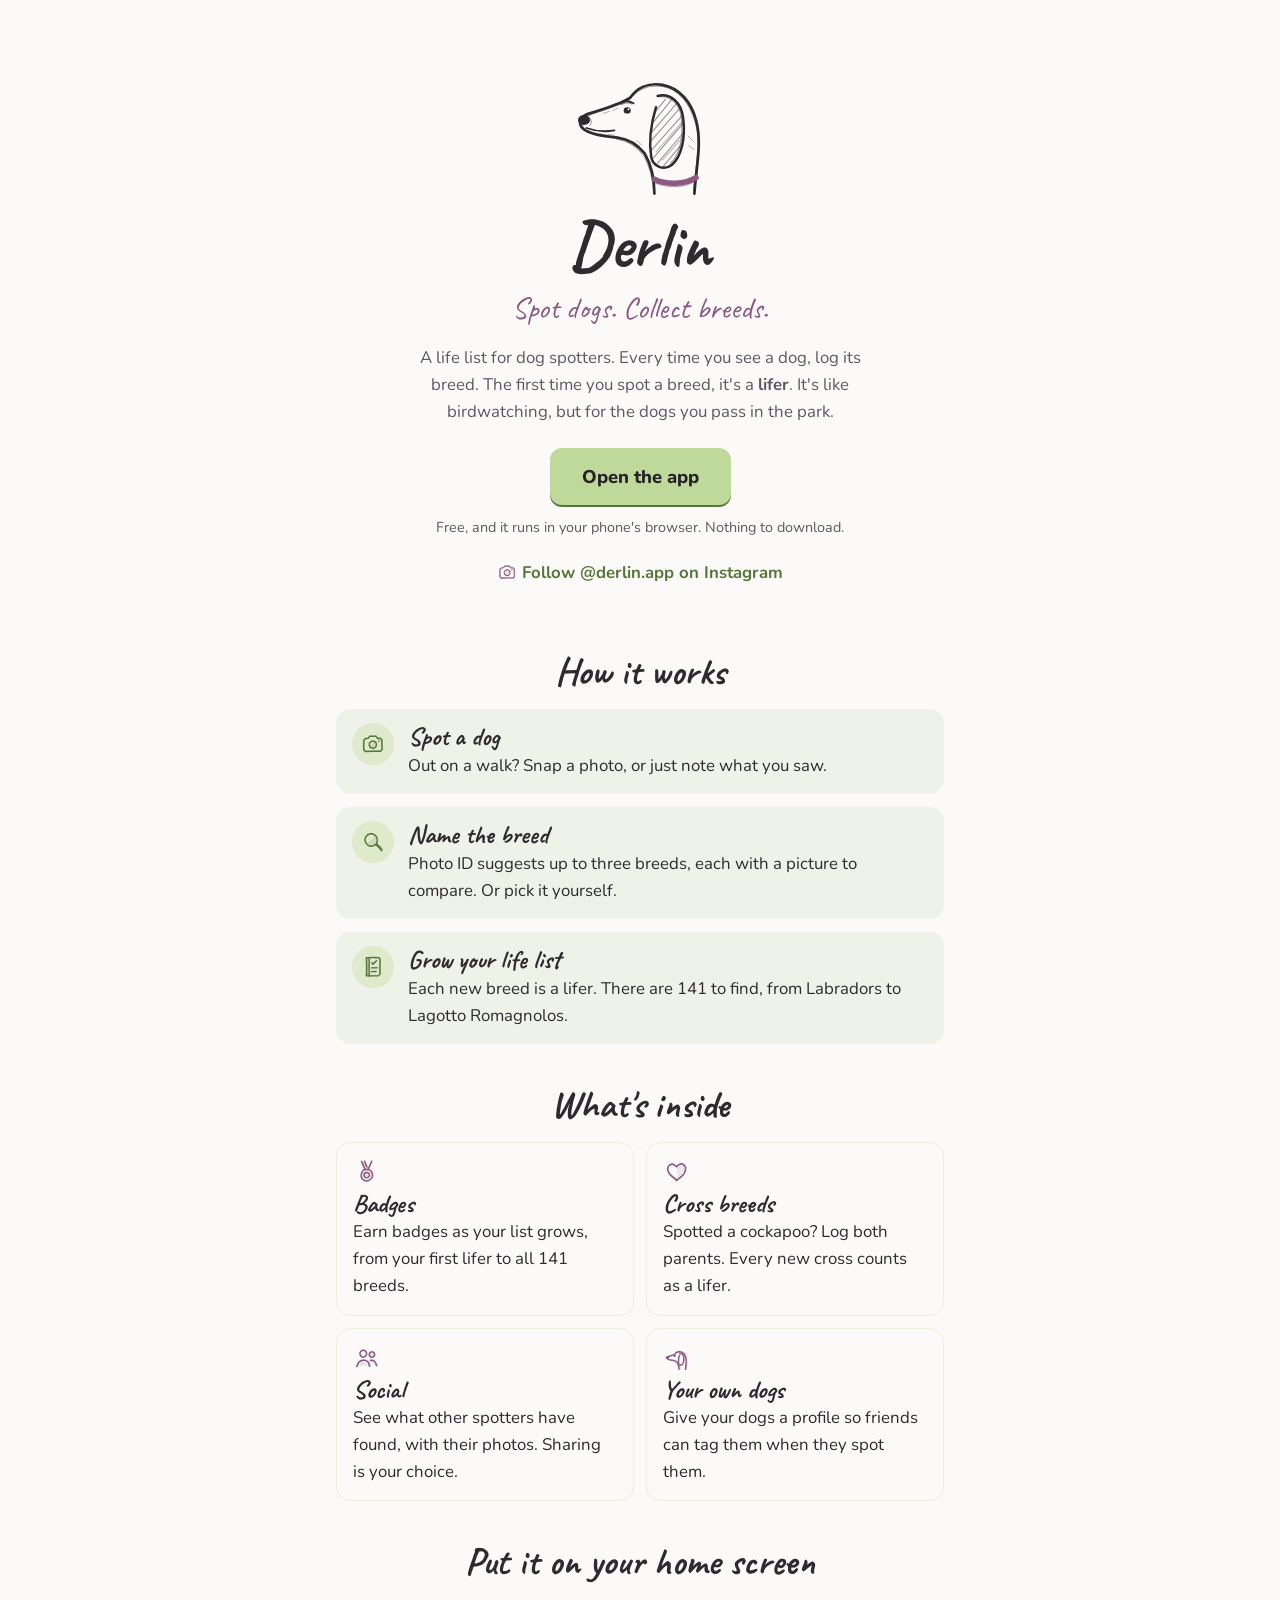
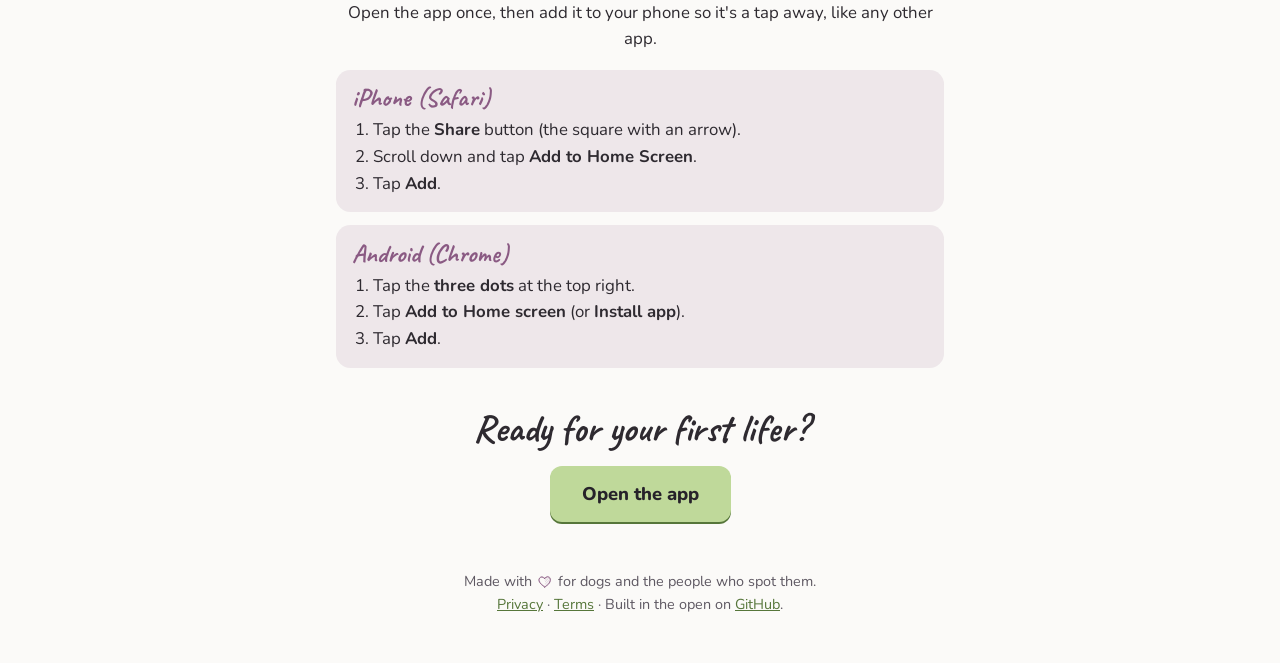
<file: site/index.html>
<!doctype html>
<html lang="en">
<head>
<meta charset="utf-8">
<meta name="viewport" content="width=device-width, initial-scale=1">
<title>Derlin: a life list for dog spotters</title>
<meta name="description" content="Spot dogs, name their breeds and collect them all, like birding but for the dogs you pass in the park. Free, in your phone's browser.">
<meta property="og:title" content="Derlin: a life list for dog spotters">
<meta property="og:description" content="Spot dogs, name their breeds and collect them all, like birding but for dogs.">
<meta property="og:image" content="https://derlin.app/icon.png">
<meta name="theme-color" content="#FBFAF8" media="(prefers-color-scheme: light)">
<meta name="theme-color" content="#18171A" media="(prefers-color-scheme: dark)">
<link rel="icon" href="icon.svg" type="image/svg+xml">
<link rel="icon" href="icon.png" type="image/png">
<link rel="apple-touch-icon" href="icon.png">
<link rel="preconnect" href="https://fonts.googleapis.com">
<link rel="preconnect" href="https://fonts.gstatic.com" crossorigin>
<link href="https://fonts.googleapis.com/css2?family=Caveat:wght@600;700&family=Nunito:wght@400;600;700;800&display=swap" rel="stylesheet">
<link rel="stylesheet" href="style.css">
</head>
<body>
<main>
  <header class="hero">
    <svg class="logo" xmlns="http://www.w3.org/2000/svg" viewBox="0 0 180 200" role="img" aria-label="Derlin logo: a pencil sketch of a dachshund's head">
  <defs>
    <clipPath id="ear">
      <path d="M112 70 C128 66 142 78 144 98 C147 122 142 146 130 156 C120 164 106 158 104 146 C101 128 104 104 110 84 Z"/>
    </clipPath>
  </defs>
  <g class="ink" fill="none" stroke="currentColor" stroke-linecap="round" stroke-linejoin="round">
    <g clip-path="url(#ear)" stroke-width="1.3" stroke-opacity=".5">
      <path d="M104 96 L122 74"/><path d="M104 106 L130 74"/><path d="M104 116 L137 78"/>
      <path d="M103 127 L141 84"/><path d="M104 138 L144 93"/><path d="M107 147 L145 103"/>
      <path d="M112 154 L145 115"/><path d="M119 158 L144 128"/><path d="M127 158 L142 140"/>
      <path d="M118 150 L143 122" stroke-opacity=".35"/><path d="M110 140 L144 101" stroke-opacity=".35"/>
    </g>
    <path stroke-width="3.4" d="M158 192 C160 160 168 128 160 100 C154 78 140 60 118 56 C100 53 86 60 78 72 C66 80 46 86 26 92 C16 95 12 104 18 110 C26 118 44 120 62 122 C76 124 88 132 96 142 C104 156 108 174 108 192"/>
    <path stroke-width="3.1" d="M112 70 C128 66 142 78 144 98 C147 122 142 146 130 156 C120 164 106 158 104 146 C101 128 104 104 110 84"/>
    <path stroke-width="2.3" d="M65 79 Q73 74 82 79"/>
    <path stroke-width="2.3" d="M23 110 C34 114 46 115 58 113"/>
    <g stroke-width="1.3" stroke-opacity=".5">
      <path d="M157 188 C159 158 167 129 159 103 C153 81 139 61 118 58 C101 56 89 61 81 70"/>
      <path d="M76 75 C64 82 46 87 29 93 C21 96 16 101 19 107"/>
      <path d="M114 71 C130 69 141 82 142 101 C144 124 139 145 128 154"/>
      <path d="M61 124 C76 126 87 134 95 145 C102 158 106 174 107 189"/>
      <path d="M66 81 Q73 77 80 80"/>
    </g>
    <g stroke-width="1.2" stroke-opacity=".38">
      <path d="M40 117 L48 119"/><path d="M50 118 L58 119"/>
      <path d="M44 92 L52 89"/><path d="M56 88 L63 85"/>
      <path d="M86 126 L92 131"/><path d="M90 136 L96 141"/>
      <path d="M150 120 L156 126"/><path d="M151 132 L157 137"/>
    </g>
    <ellipse cx="74" cy="88" rx="4.4" ry="4" fill="currentColor" stroke="none"/>
    <circle cx="75.6" cy="86.6" r="1.2" fill="#FAF8F5" stroke="none"/>
    <ellipse cx="20" cy="100" rx="7.6" ry="6.3" fill="currentColor" stroke="none"/>
    <path stroke-width="1.2" stroke-opacity=".5" d="M27 97 C30 101 30 104 27 107"/>
  </g>
  <path class="collar" d="M108 174 C122 181 146 181 160 172" fill="none" stroke="#8A5A83" stroke-width="7" stroke-linecap="round"/>
  <path class="collar" d="M110 179 C124 185 145 185 158 177" fill="none" stroke="#8A5A83" stroke-width="1.4" stroke-opacity=".55" stroke-linecap="round"/>
</svg>
    <h1>Derlin</h1>
    <div class="tagline">Spot dogs. Collect breeds.</div>
    <p>A life list for dog spotters. Every time you see a dog, log its breed. The first time you
      spot a breed, it's a <strong>lifer</strong>. It's like birdwatching, but for the dogs
      you pass in the park.</p>
    <a class="button" href="https://app.derlin.app">Open the app</a>
    <div class="small">Free, and it runs in your phone's browser. Nothing to download.</div>
    <p class="follow"><a href="https://www.instagram.com/derlin.app/"><svg class="sketch" viewBox="0 0 24 24" aria-hidden="true" fill="none" stroke="currentColor" stroke-linecap="round" stroke-linejoin="round"><g stroke-width="1.25"><path d="M3.59 8.62 Q4.35 7.84 5.12 7.07 Q6.38 7.04 7.64 6.88 Q8.41 5.85 9.25 4.87 Q12.13 5.1 15.01 4.91 Q15.61 6.04 16.4 7.05 Q17.7 7.06 19.01 7.05 Q19.76 7.64 20.41 8.34 Q20.29 13.1 20.61 17.85 Q19.8 18.46 19 19.09 Q11.95 18.88 4.9 19.2 Q4.19 18.4 3.43 17.63 Q3.19 13.13 3.52 8.63 Q3.72 8.43 3.91 8.25"/><path d="M10.62 9.77 C11.29 9.49 12.19 9.44 12.88 9.63 C13.57 9.82 14.35 10.33 14.75 10.91 C15.16 11.49 15.38 12.4 15.32 13.12 C15.26 13.84 14.9 14.72 14.39 15.24 C13.89 15.76 13 16.15 12.27 16.22 C11.53 16.29 10.56 16.07 9.97 15.64 C9.39 15.21 8.94 14.36 8.76 13.64 C8.57 12.91 8.56 11.95 8.88 11.31 C9.19 10.67 10.16 10.12 10.64 9.81 C11.12 9.51 11.39 9.51 11.76 9.48"/><ellipse cx="17.6" cy="9.6" rx="0.7" ry="0.68" transform="rotate(-13.56 17.6 9.6)" fill="currentColor" stroke="none"/></g><g stroke-width="1.05" opacity=".42" transform="translate(.5 -.4) rotate(-1.5 12 12)"><path d="M3.59 8.62 Q4.35 7.84 5.12 7.07 Q6.38 7.04 7.64 6.88 Q8.41 5.85 9.25 4.87 Q12.13 5.1 15.01 4.91 Q15.61 6.04 16.4 7.05 Q17.7 7.06 19.01 7.05 Q19.76 7.64 20.41 8.34 Q20.29 13.1 20.61 17.85 Q19.8 18.46 19 19.09 Q11.95 18.88 4.9 19.2 Q4.19 18.4 3.43 17.63 Q3.19 13.13 3.52 8.63 Q3.72 8.43 3.91 8.25"/><path d="M10.62 9.77 C11.29 9.49 12.19 9.44 12.88 9.63 C13.57 9.82 14.35 10.33 14.75 10.91 C15.16 11.49 15.38 12.4 15.32 13.12 C15.26 13.84 14.9 14.72 14.39 15.24 C13.89 15.76 13 16.15 12.27 16.22 C11.53 16.29 10.56 16.07 9.97 15.64 C9.39 15.21 8.94 14.36 8.76 13.64 C8.57 12.91 8.56 11.95 8.88 11.31 C9.19 10.67 10.16 10.12 10.64 9.81 C11.12 9.51 11.39 9.51 11.76 9.48"/><ellipse cx="17.6" cy="9.6" rx="0.7" ry="0.68" transform="rotate(-13.56 17.6 9.6)" fill="currentColor" stroke="none"/></g><g stroke-width=".5" opacity=".55"><path d="M10.38 14.53 L13.72 11.19 M11.94 15.03 L14.28 12.69"/></g></svg> Follow @derlin.app on Instagram</a></p>
  </header>

  <section aria-labelledby="how">
    <h2 id="how">How it works</h2>
    <ol class="steps">
      <li><span class="icon"><svg class="sketch" viewBox="0 0 24 24" aria-hidden="true" fill="none" stroke="currentColor" stroke-linecap="round" stroke-linejoin="round"><g stroke-width="1.25"><path d="M3.59 8.62 Q4.35 7.84 5.12 7.07 Q6.38 7.04 7.64 6.88 Q8.41 5.85 9.25 4.87 Q12.13 5.1 15.01 4.91 Q15.61 6.04 16.4 7.05 Q17.7 7.06 19.01 7.05 Q19.76 7.64 20.41 8.34 Q20.29 13.1 20.61 17.85 Q19.8 18.46 19 19.09 Q11.95 18.88 4.9 19.2 Q4.19 18.4 3.43 17.63 Q3.19 13.13 3.52 8.63 Q3.72 8.43 3.91 8.25"/><path d="M10.62 9.77 C11.29 9.49 12.19 9.44 12.88 9.63 C13.57 9.82 14.35 10.33 14.75 10.91 C15.16 11.49 15.38 12.4 15.32 13.12 C15.26 13.84 14.9 14.72 14.39 15.24 C13.89 15.76 13 16.15 12.27 16.22 C11.53 16.29 10.56 16.07 9.97 15.64 C9.39 15.21 8.94 14.36 8.76 13.64 C8.57 12.91 8.56 11.95 8.88 11.31 C9.19 10.67 10.16 10.12 10.64 9.81 C11.12 9.51 11.39 9.51 11.76 9.48"/><ellipse cx="17.6" cy="9.6" rx="0.7" ry="0.68" transform="rotate(-13.56 17.6 9.6)" fill="currentColor" stroke="none"/></g><g stroke-width="1.05" opacity=".42" transform="translate(.5 -.4) rotate(-1.5 12 12)"><path d="M3.59 8.62 Q4.35 7.84 5.12 7.07 Q6.38 7.04 7.64 6.88 Q8.41 5.85 9.25 4.87 Q12.13 5.1 15.01 4.91 Q15.61 6.04 16.4 7.05 Q17.7 7.06 19.01 7.05 Q19.76 7.64 20.41 8.34 Q20.29 13.1 20.61 17.85 Q19.8 18.46 19 19.09 Q11.95 18.88 4.9 19.2 Q4.19 18.4 3.43 17.63 Q3.19 13.13 3.52 8.63 Q3.72 8.43 3.91 8.25"/><path d="M10.62 9.77 C11.29 9.49 12.19 9.44 12.88 9.63 C13.57 9.82 14.35 10.33 14.75 10.91 C15.16 11.49 15.38 12.4 15.32 13.12 C15.26 13.84 14.9 14.72 14.39 15.24 C13.89 15.76 13 16.15 12.27 16.22 C11.53 16.29 10.56 16.07 9.97 15.64 C9.39 15.21 8.94 14.36 8.76 13.64 C8.57 12.91 8.56 11.95 8.88 11.31 C9.19 10.67 10.16 10.12 10.64 9.81 C11.12 9.51 11.39 9.51 11.76 9.48"/><ellipse cx="17.6" cy="9.6" rx="0.7" ry="0.68" transform="rotate(-13.56 17.6 9.6)" fill="currentColor" stroke="none"/></g><g stroke-width=".5" opacity=".55"><path d="M10.38 14.53 L13.72 11.19 M11.94 15.03 L14.28 12.69"/></g></svg></span><div>
        <h3>Spot a dog</h3>
        <p>Out on a walk? Snap a photo, or just note what you saw.</p></div></li>
      <li><span class="icon"><svg class="sketch" viewBox="0 0 24 24" aria-hidden="true" fill="none" stroke="currentColor" stroke-linecap="round" stroke-linejoin="round"><g stroke-width="1.25"><path d="M6.75 5.92 C7.72 5.11 9.25 4.4 10.48 4.42 C11.72 4.44 13.22 5.21 14.15 6.05 C15.08 6.9 15.84 8.25 16.07 9.48 C16.3 10.71 16.16 12.4 15.53 13.46 C14.9 14.51 13.48 15.39 12.28 15.8 C11.08 16.2 9.45 16.34 8.31 15.9 C7.18 15.46 6.1 14.25 5.48 13.15 C4.87 12.05 4.42 10.51 4.62 9.3 C4.82 8.08 6.01 6.57 6.67 5.85 C7.34 5.14 7.97 5.25 8.61 5.01"/><path d="M14.55 14.64 Q17.69 17.25 20.35 20.35"/><path d="M15.6 14.22 Q17.95 16.38 19.98 18.84"/></g><g stroke-width="1.05" opacity=".42" transform="translate(.5 -.4) rotate(-1.5 12 12)"><path d="M6.75 5.92 C7.72 5.11 9.25 4.4 10.48 4.42 C11.72 4.44 13.22 5.21 14.15 6.05 C15.08 6.9 15.84 8.25 16.07 9.48 C16.3 10.71 16.16 12.4 15.53 13.46 C14.9 14.51 13.48 15.39 12.28 15.8 C11.08 16.2 9.45 16.34 8.31 15.9 C7.18 15.46 6.1 14.25 5.48 13.15 C4.87 12.05 4.42 10.51 4.62 9.3 C4.82 8.08 6.01 6.57 6.67 5.85 C7.34 5.14 7.97 5.25 8.61 5.01"/><path d="M14.55 14.64 Q17.69 17.25 20.35 20.35"/><path d="M15.6 14.22 Q17.95 16.38 19.98 18.84"/></g><g stroke-width=".5" opacity=".55"><path d="M7.81 13.87 L13.94 7.73 M8.95 14.77 L14.7 9.02 M10.77 15.01 L14.93 10.86"/></g></svg></span><div>
        <h3>Name the breed</h3>
        <p>Photo ID suggests up to three breeds, each with a picture to compare. Or pick it yourself.</p></div></li>
      <li><span class="icon"><svg class="sketch" viewBox="0 0 24 24" aria-hidden="true" fill="none" stroke="currentColor" stroke-linecap="round" stroke-linejoin="round"><g stroke-width="1.25"><path d="M5.95 3.62 Q11.6 3.12 17.26 3.54 Q17.99 4.05 18.65 4.67 Q18.66 11.93 18.63 19.2 Q17.83 19.75 17.14 20.44 Q11.56 20.57 5.99 20.36 Q6.32 11.93 5.96 3.51 Q6.19 3.52 6.42 3.51"/><path d="M8.61 3.47 Q8.39 12.1 8.51 20.74"/><path d="M11.03 8.17 Q11.57 8.92 12.15 9.64 Q13.79 8 15.45 6.38"/><path d="M10.87 13.06 Q13.46 13.08 16.06 13.05"/><path d="M10.79 16.54 Q12.87 16.43 14.96 16.49"/></g><g stroke-width="1.05" opacity=".42" transform="translate(.5 -.4) rotate(-1.5 12 12)"><path d="M5.95 3.62 Q11.6 3.12 17.26 3.54 Q17.99 4.05 18.65 4.67 Q18.66 11.93 18.63 19.2 Q17.83 19.75 17.14 20.44 Q11.56 20.57 5.99 20.36 Q6.32 11.93 5.96 3.51 Q6.19 3.52 6.42 3.51"/><path d="M8.61 3.47 Q8.39 12.1 8.51 20.74"/><path d="M11.03 8.17 Q11.57 8.92 12.15 9.64 Q13.79 8 15.45 6.38"/><path d="M10.87 13.06 Q13.46 13.08 16.06 13.05"/><path d="M10.79 16.54 Q12.87 16.43 14.96 16.49"/></g><g stroke-width=".5" opacity=".55"><path d="M6.44 4.48 L6.89 4.03 M6.48 6.24 L8.11 4.61 M6.36 8.25 L8.25 6.36 M6.5 9.85 L8.09 8.25 M6.5 11.97 L8.08 10.38 M6.49 14.19 L8.26 12.42 M6.49 16.3 L8.28 14.5 M6.54 18.13 L8.28 16.39 M6.37 20.06 L8.13 18.3"/></g></svg></span><div>
        <h3>Grow your life list</h3>
        <p>Each new breed is a lifer. There are 141 to find, from Labradors to Lagotto Romagnolos.</p></div></li>
    </ol>
  </section>

  <section aria-labelledby="features">
    <h2 id="features">What's inside</h2>
    <div class="features">
      <div><svg class="sketch" viewBox="0 0 24 24" aria-hidden="true" fill="none" stroke="currentColor" stroke-linecap="round" stroke-linejoin="round"><g stroke-width="1.25"><path d="M7.48 3 Q9.21 6.69 10.63 10.52"/><path d="M10.11 2.87 Q11.26 5.44 12.26 8.07"/><path d="M16.49 2.96 Q14.91 6.62 13.26 10.25"/><path d="M10.11 10.39 C11.1 9.97 12.59 9.98 13.64 10.33 C14.68 10.69 15.82 11.58 16.39 12.52 C16.97 13.46 17.28 14.9 17.1 15.97 C16.92 17.04 16.12 18.21 15.29 18.93 C14.46 19.65 13.2 20.24 12.12 20.28 C11.05 20.33 9.65 19.87 8.82 19.19 C7.98 18.51 7.29 17.24 7.11 16.19 C6.93 15.13 7.24 13.84 7.73 12.87 C8.22 11.9 9.19 10.77 10.03 10.35 C10.86 9.94 12.15 10.36 12.75 10.36"/><path d="M10.08 13.65 C10.47 13.16 11.37 12.76 12.01 12.76 C12.66 12.77 13.56 13.17 13.95 13.66 C14.33 14.16 14.48 15.13 14.33 15.74 C14.17 16.36 13.58 17.09 13.02 17.35 C12.47 17.61 11.54 17.57 10.98 17.3 C10.41 17.03 9.79 16.34 9.64 15.73 C9.49 15.11 9.88 14.03 10.08 13.6 C10.28 13.17 10.5 13.3 10.83 13.16"/></g><g stroke-width="1.05" opacity=".42" transform="translate(.5 -.4) rotate(-1.5 12 12)"><path d="M7.48 3 Q9.21 6.69 10.63 10.52"/><path d="M10.11 2.87 Q11.26 5.44 12.26 8.07"/><path d="M16.49 2.96 Q14.91 6.62 13.26 10.25"/><path d="M10.11 10.39 C11.1 9.97 12.59 9.98 13.64 10.33 C14.68 10.69 15.82 11.58 16.39 12.52 C16.97 13.46 17.28 14.9 17.1 15.97 C16.92 17.04 16.12 18.21 15.29 18.93 C14.46 19.65 13.2 20.24 12.12 20.28 C11.05 20.33 9.65 19.87 8.82 19.19 C7.98 18.51 7.29 17.24 7.11 16.19 C6.93 15.13 7.24 13.84 7.73 12.87 C8.22 11.9 9.19 10.77 10.03 10.35 C10.86 9.94 12.15 10.36 12.75 10.36"/><path d="M10.08 13.65 C10.47 13.16 11.37 12.76 12.01 12.76 C12.66 12.77 13.56 13.17 13.95 13.66 C14.33 14.16 14.48 15.13 14.33 15.74 C14.17 16.36 13.58 17.09 13.02 17.35 C12.47 17.61 11.54 17.57 10.98 17.3 C10.41 17.03 9.79 16.34 9.64 15.73 C9.49 15.11 9.88 14.03 10.08 13.6 C10.28 13.17 10.5 13.3 10.83 13.16"/></g><g stroke-width=".5" opacity=".55"><path d="M10.53 15.05 L11.89 13.68 M10.97 16.2 L13.08 14.09 M11.99 16.7 L13.42 15.28"/><path d="M9.26 5.01 L10.01 4.26 M9.77 5.95 L10.36 5.36 M10.29 7.14 L10.93 6.5 M10.86 8.03 L11.28 7.6"/></g></svg><h3>Badges</h3>
        <p>Earn badges as your list grows, from your first lifer to all 141 breeds.</p></div>
      <div><svg class="sketch" viewBox="0 0 24 24" aria-hidden="true" fill="none" stroke="currentColor" stroke-linecap="round" stroke-linejoin="round"><g stroke-width="1.25"><path d="M12.22 19.75 L12.03 19.59 C10.98 18.72 7.83 16.45 6.52 15 C5.2 13.54 4.43 12.14 4.15 10.84 C3.87 9.54 4.16 8.09 4.85 7.19 C5.54 6.3 7.08 5.38 8.28 5.46 C9.48 5.54 11.27 7.24 12.04 7.7 L12.25 7.83"/><path d="M11.74 7.58 L11.96 7.45 C12.73 7.01 14.5 5.34 15.72 5.29 C16.93 5.23 18.58 6.22 19.25 7.11 C19.92 8.01 20 9.33 19.75 10.65 C19.49 11.96 19.04 13.49 17.72 15 C16.41 16.52 12.95 18.85 11.84 19.75 L11.65 19.9"/></g><g stroke-width="1.05" opacity=".42" transform="translate(.5 -.4) rotate(-1.5 12 12)"><path d="M12.22 19.75 L12.03 19.59 C10.98 18.72 7.83 16.45 6.52 15 C5.2 13.54 4.43 12.14 4.15 10.84 C3.87 9.54 4.16 8.09 4.85 7.19 C5.54 6.3 7.08 5.38 8.28 5.46 C9.48 5.54 11.27 7.24 12.04 7.7 L12.25 7.83"/><path d="M11.74 7.58 L11.96 7.45 C12.73 7.01 14.5 5.34 15.72 5.29 C16.93 5.23 18.58 6.22 19.25 7.11 C19.92 8.01 20 9.33 19.75 10.65 C19.49 11.96 19.04 13.49 17.72 15 C16.41 16.52 12.95 18.85 11.84 19.75 L11.65 19.9"/></g><g stroke-width=".5" opacity=".55"><path d="M12.9 10.1 L15.95 7.05 M12.91 12.13 L17.44 7.59 M12.98 14.63 L18.4 9.21 M13.08 16.91 L18.63 11.36"/></g></svg><h3>Cross breeds</h3>
        <p>Spotted a cockapoo? Log both parents. Every new cross counts as a lifer.</p></div>
      <div><svg class="sketch" viewBox="0 0 24 24" aria-hidden="true" fill="none" stroke="currentColor" stroke-linecap="round" stroke-linejoin="round"><g stroke-width="1.25"><path d="M7.35 6.15 C7.88 5.78 8.7 5.46 9.32 5.53 C9.95 5.6 10.67 6.1 11.1 6.57 C11.54 7.05 11.89 7.77 11.93 8.4 C11.98 9.02 11.75 9.81 11.38 10.33 C11.02 10.86 10.35 11.39 9.73 11.55 C9.12 11.71 8.25 11.59 7.68 11.3 C7.12 11 6.6 10.37 6.34 9.78 C6.09 9.2 5.98 8.4 6.16 7.78 C6.33 7.16 7.02 6.42 7.38 6.08 C7.74 5.74 7.98 5.83 8.31 5.74"/><path d="M3.25 19.99 L3.36 19.76 C3.72 18.97 4.16 16.81 5.1 15.92 C6.05 15.02 7.7 14.42 9.02 14.39 C10.34 14.37 12.12 14.92 13.03 15.76 C13.94 16.61 14.17 18.7 14.47 19.48 L14.56 19.71"/><path d="M14.7 7.95 C15.08 7.44 15.93 6.93 16.55 6.92 C17.17 6.9 18.02 7.38 18.43 7.88 C18.85 8.38 19.15 9.29 19.03 9.9 C18.9 10.52 18.26 11.29 17.69 11.56 C17.13 11.83 16.19 11.79 15.63 11.52 C15.07 11.26 14.47 10.56 14.31 9.97 C14.14 9.38 14.43 8.43 14.64 7.98 C14.86 7.53 15.27 7.45 15.59 7.28"/><path d="M15.32 14.36 L15.56 14.42 C16.23 14.6 17.76 14.46 18.63 15.22 C19.51 15.99 20.36 18.23 20.8 19.01 L20.93 19.22"/></g><g stroke-width="1.05" opacity=".42" transform="translate(.5 -.4) rotate(-1.5 12 12)"><path d="M7.35 6.15 C7.88 5.78 8.7 5.46 9.32 5.53 C9.95 5.6 10.67 6.1 11.1 6.57 C11.54 7.05 11.89 7.77 11.93 8.4 C11.98 9.02 11.75 9.81 11.38 10.33 C11.02 10.86 10.35 11.39 9.73 11.55 C9.12 11.71 8.25 11.59 7.68 11.3 C7.12 11 6.6 10.37 6.34 9.78 C6.09 9.2 5.98 8.4 6.16 7.78 C6.33 7.16 7.02 6.42 7.38 6.08 C7.74 5.74 7.98 5.83 8.31 5.74"/><path d="M3.25 19.99 L3.36 19.76 C3.72 18.97 4.16 16.81 5.1 15.92 C6.05 15.02 7.7 14.42 9.02 14.39 C10.34 14.37 12.12 14.92 13.03 15.76 C13.94 16.61 14.17 18.7 14.47 19.48 L14.56 19.71"/><path d="M14.7 7.95 C15.08 7.44 15.93 6.93 16.55 6.92 C17.17 6.9 18.02 7.38 18.43 7.88 C18.85 8.38 19.15 9.29 19.03 9.9 C18.9 10.52 18.26 11.29 17.69 11.56 C17.13 11.83 16.19 11.79 15.63 11.52 C15.07 11.26 14.47 10.56 14.31 9.97 C14.14 9.38 14.43 8.43 14.64 7.98 C14.86 7.53 15.27 7.45 15.59 7.28"/><path d="M15.32 14.36 L15.56 14.42 C16.23 14.6 17.76 14.46 18.63 15.22 C19.51 15.99 20.36 18.23 20.8 19.01 L20.93 19.22"/></g><g stroke-width=".5" opacity=".55"><path d="M14.98 9.37 L16.6 7.75 M15.59 10.59 L17.89 8.29 M17.29 10.92 L18.14 10.07"/><path d="M5.16 18.3 L7.49 15.97 M6.66 19 L9.79 15.87 M8.78 19.05 L11.39 16.43 M11.11 19.02 L12.41 17.72"/></g></svg><h3>Social</h3>
        <p>See what other spotters have found, with their photos. Sharing is your choice.</p></div>
      <div><svg class="sketch" viewBox="0 0 24 24" aria-hidden="true" fill="none" stroke="currentColor" stroke-linecap="round" stroke-linejoin="round"><g stroke-width="1.25"><svg x="1" y="0.5" width="22" height="23" viewBox="0 0 180 200"><path stroke-width="10" d="M158 192 C160 160 168 128 160 100 C154 78 140 60 118 56 C100 53 86 60 78 72 C66 80 46 86 26 92 C16 95 12 104 18 110 C26 118 44 120 62 122 C76 124 88 132 96 142 C104 156 108 174 108 192"/><path stroke-width="9.5" d="M112 70 C128 66 142 78 144 98 C147 122 142 146 130 156 C120 164 106 158 104 146 C101 128 104 104 110 84"/><ellipse cx="74" cy="88" rx="9" ry="8" fill="currentColor" stroke="none"/><ellipse cx="20" cy="100" rx="13" ry="11" fill="currentColor" stroke="none"/></svg></g><g stroke-width="1.05" opacity=".42" transform="translate(.5 -.4) rotate(-1.5 12 12)"><svg x="1" y="0.5" width="22" height="23" viewBox="0 0 180 200"><path stroke-width="10" d="M158 192 C160 160 168 128 160 100 C154 78 140 60 118 56 C100 53 86 60 78 72 C66 80 46 86 26 92 C16 95 12 104 18 110 C26 118 44 120 62 122 C76 124 88 132 96 142 C104 156 108 174 108 192"/><path stroke-width="9.5" d="M112 70 C128 66 142 78 144 98 C147 122 142 146 130 156 C120 164 106 158 104 146 C101 128 104 104 110 84"/><ellipse cx="74" cy="88" rx="9" ry="8" fill="currentColor" stroke="none"/><ellipse cx="20" cy="100" rx="13" ry="11" fill="currentColor" stroke="none"/></svg></g></svg><h3>Your own dogs</h3>
        <p>Give your dogs a profile so friends can tag them when they spot them.</p></div>
    </div>
  </section>

  <section aria-labelledby="home-screen">
    <h2 id="home-screen">Put it on your home screen</h2>
    <p style="text-align:center;margin-top:0">Open the app once, then add it to your phone so it's a tap away, like any other app.</p>
    <div class="howto">
      <div><h3>iPhone (Safari)</h3>
        <ol><li>Tap the <strong>Share</strong> button (the square with an arrow).</li>
          <li>Scroll down and tap <strong>Add to Home Screen</strong>.</li>
          <li>Tap <strong>Add</strong>.</li></ol></div>
      <div><h3>Android (Chrome)</h3>
        <ol><li>Tap the <strong>three dots</strong> at the top right.</li>
          <li>Tap <strong>Add to Home screen</strong> (or <strong>Install app</strong>).</li>
          <li>Tap <strong>Add</strong>.</li></ol></div>
    </div>
  </section>

  <section class="closing">
    <h2>Ready for your first lifer?</h2>
    <a class="button" href="https://app.derlin.app">Open the app</a>
  </section>

  <footer>
    <p>Made with <svg class="sketch" viewBox="0 0 24 24" aria-hidden="true" fill="none" stroke="currentColor" stroke-linecap="round" stroke-linejoin="round"><g stroke-width="1.25"><path d="M12.22 19.75 L12.03 19.59 C10.98 18.72 7.83 16.45 6.52 15 C5.2 13.54 4.43 12.14 4.15 10.84 C3.87 9.54 4.16 8.09 4.85 7.19 C5.54 6.3 7.08 5.38 8.28 5.46 C9.48 5.54 11.27 7.24 12.04 7.7 L12.25 7.83"/><path d="M11.74 7.58 L11.96 7.45 C12.73 7.01 14.5 5.34 15.72 5.29 C16.93 5.23 18.58 6.22 19.25 7.11 C19.92 8.01 20 9.33 19.75 10.65 C19.49 11.96 19.04 13.49 17.72 15 C16.41 16.52 12.95 18.85 11.84 19.75 L11.65 19.9"/></g><g stroke-width="1.05" opacity=".42" transform="translate(.5 -.4) rotate(-1.5 12 12)"><path d="M12.22 19.75 L12.03 19.59 C10.98 18.72 7.83 16.45 6.52 15 C5.2 13.54 4.43 12.14 4.15 10.84 C3.87 9.54 4.16 8.09 4.85 7.19 C5.54 6.3 7.08 5.38 8.28 5.46 C9.48 5.54 11.27 7.24 12.04 7.7 L12.25 7.83"/><path d="M11.74 7.58 L11.96 7.45 C12.73 7.01 14.5 5.34 15.72 5.29 C16.93 5.23 18.58 6.22 19.25 7.11 C19.92 8.01 20 9.33 19.75 10.65 C19.49 11.96 19.04 13.49 17.72 15 C16.41 16.52 12.95 18.85 11.84 19.75 L11.65 19.9"/></g><g stroke-width=".5" opacity=".55"><path d="M12.9 10.1 L15.95 7.05 M12.91 12.13 L17.44 7.59 M12.98 14.63 L18.4 9.21 M13.08 16.91 L18.63 11.36"/></g></svg> for dogs and the people who spot them.<br>
      <a href="privacy/">Privacy</a> · <a href="terms/">Terms</a> · Built in the open on <a href="https://github.com/charlesingramsmith/project-cerberus">GitHub</a>.</p>
  </footer>
</main>
</body>
</html>
</file>
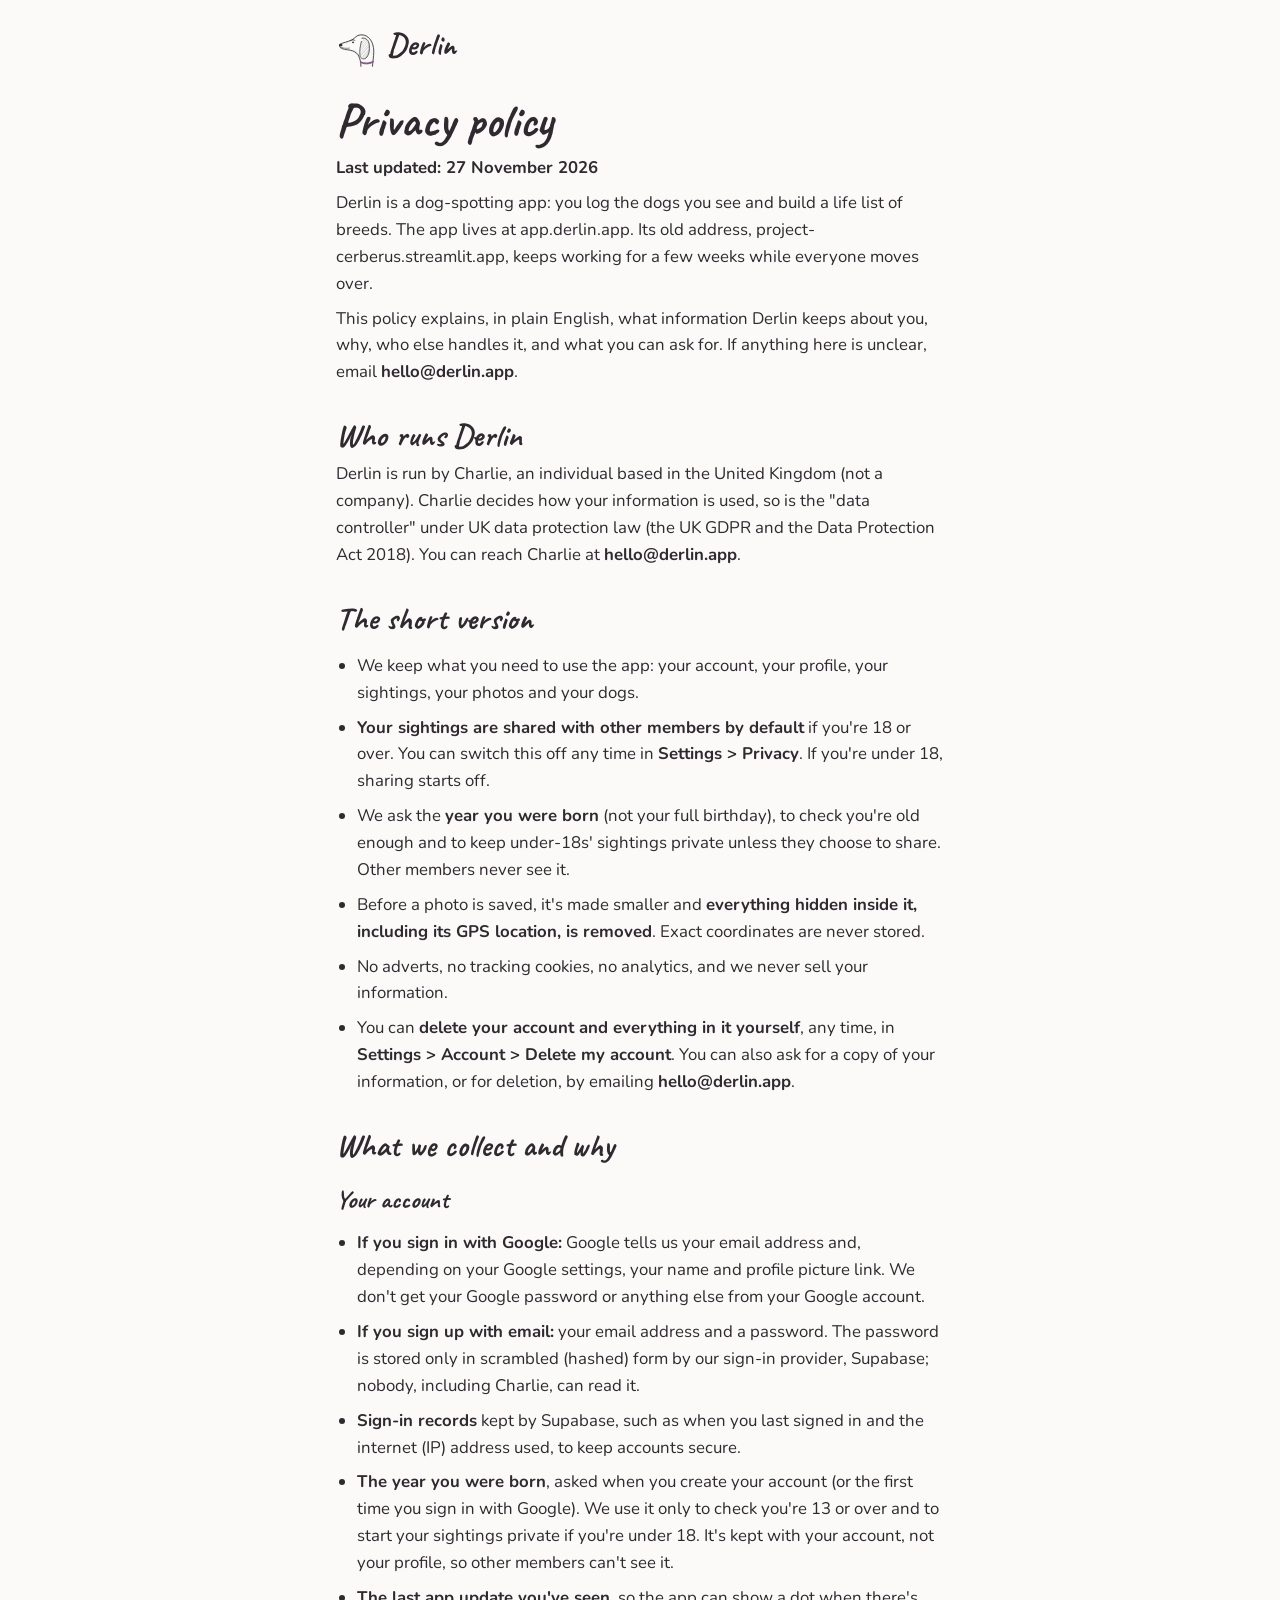
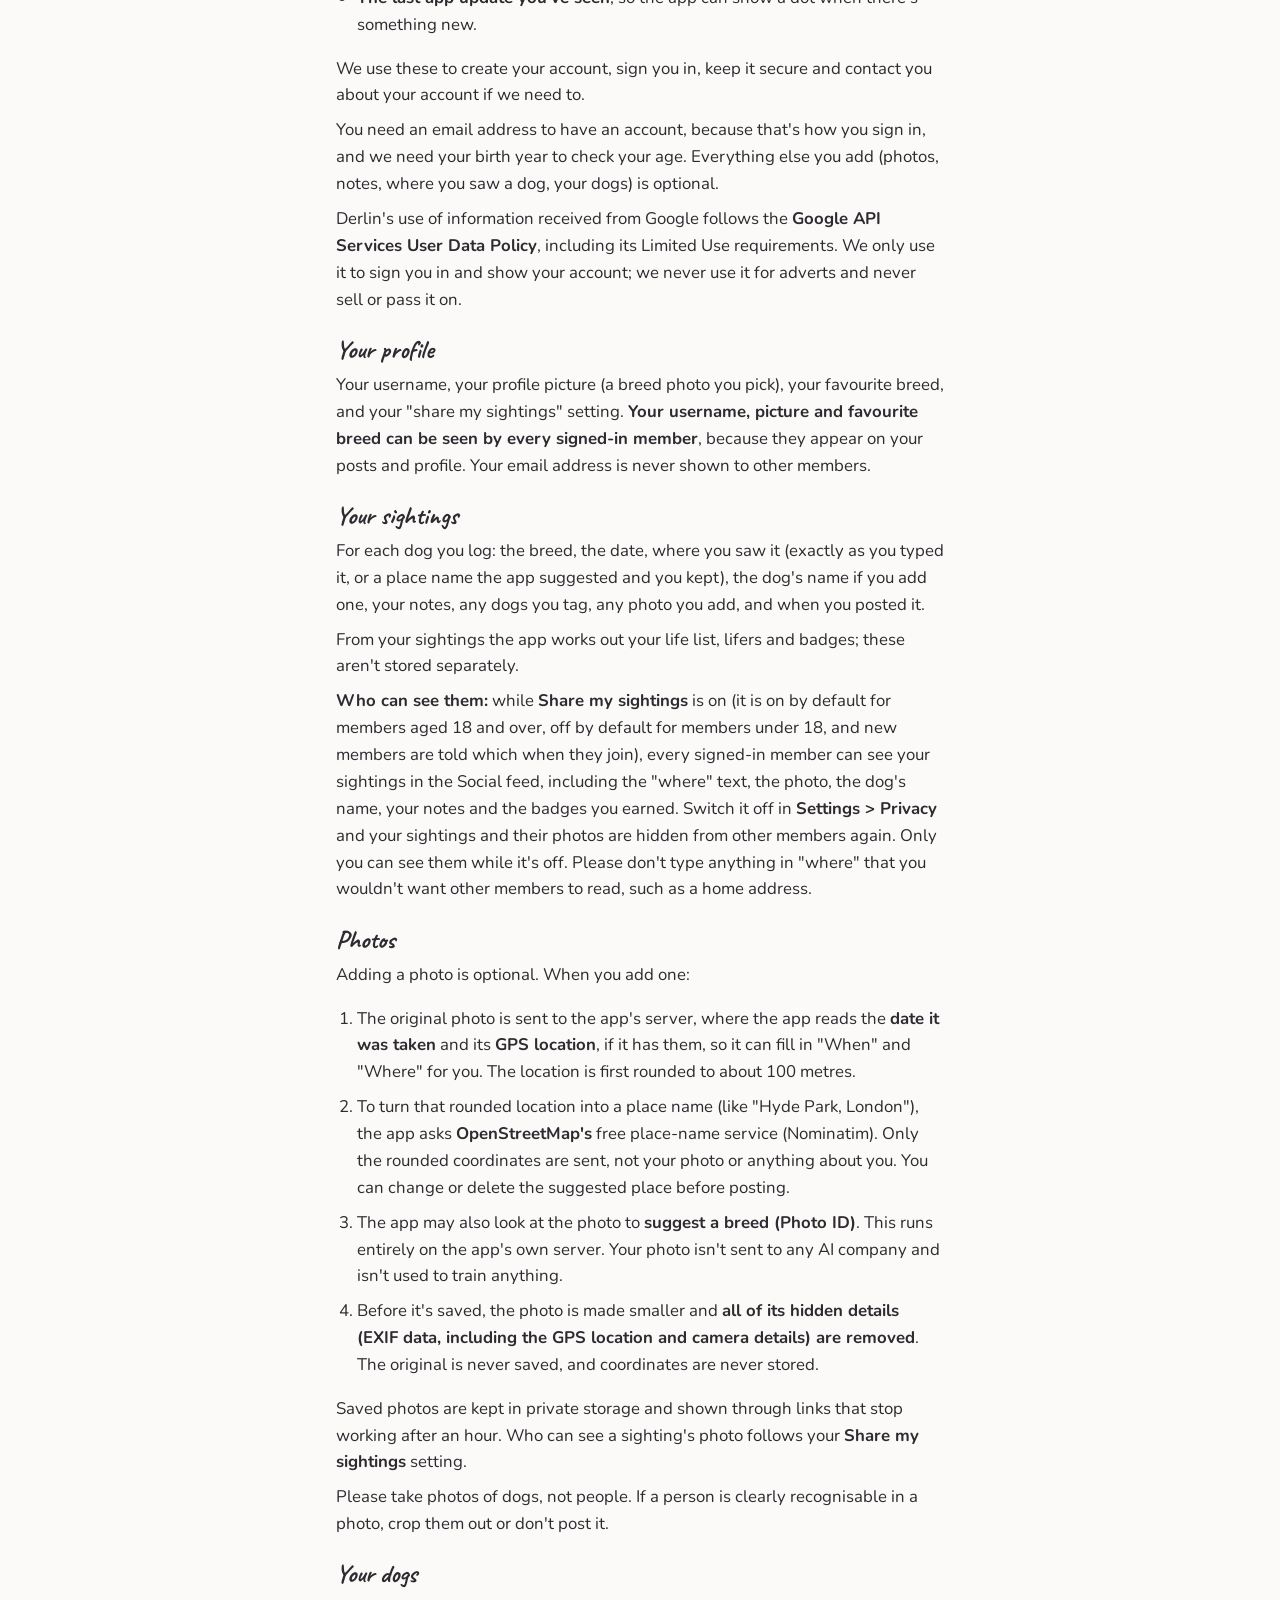
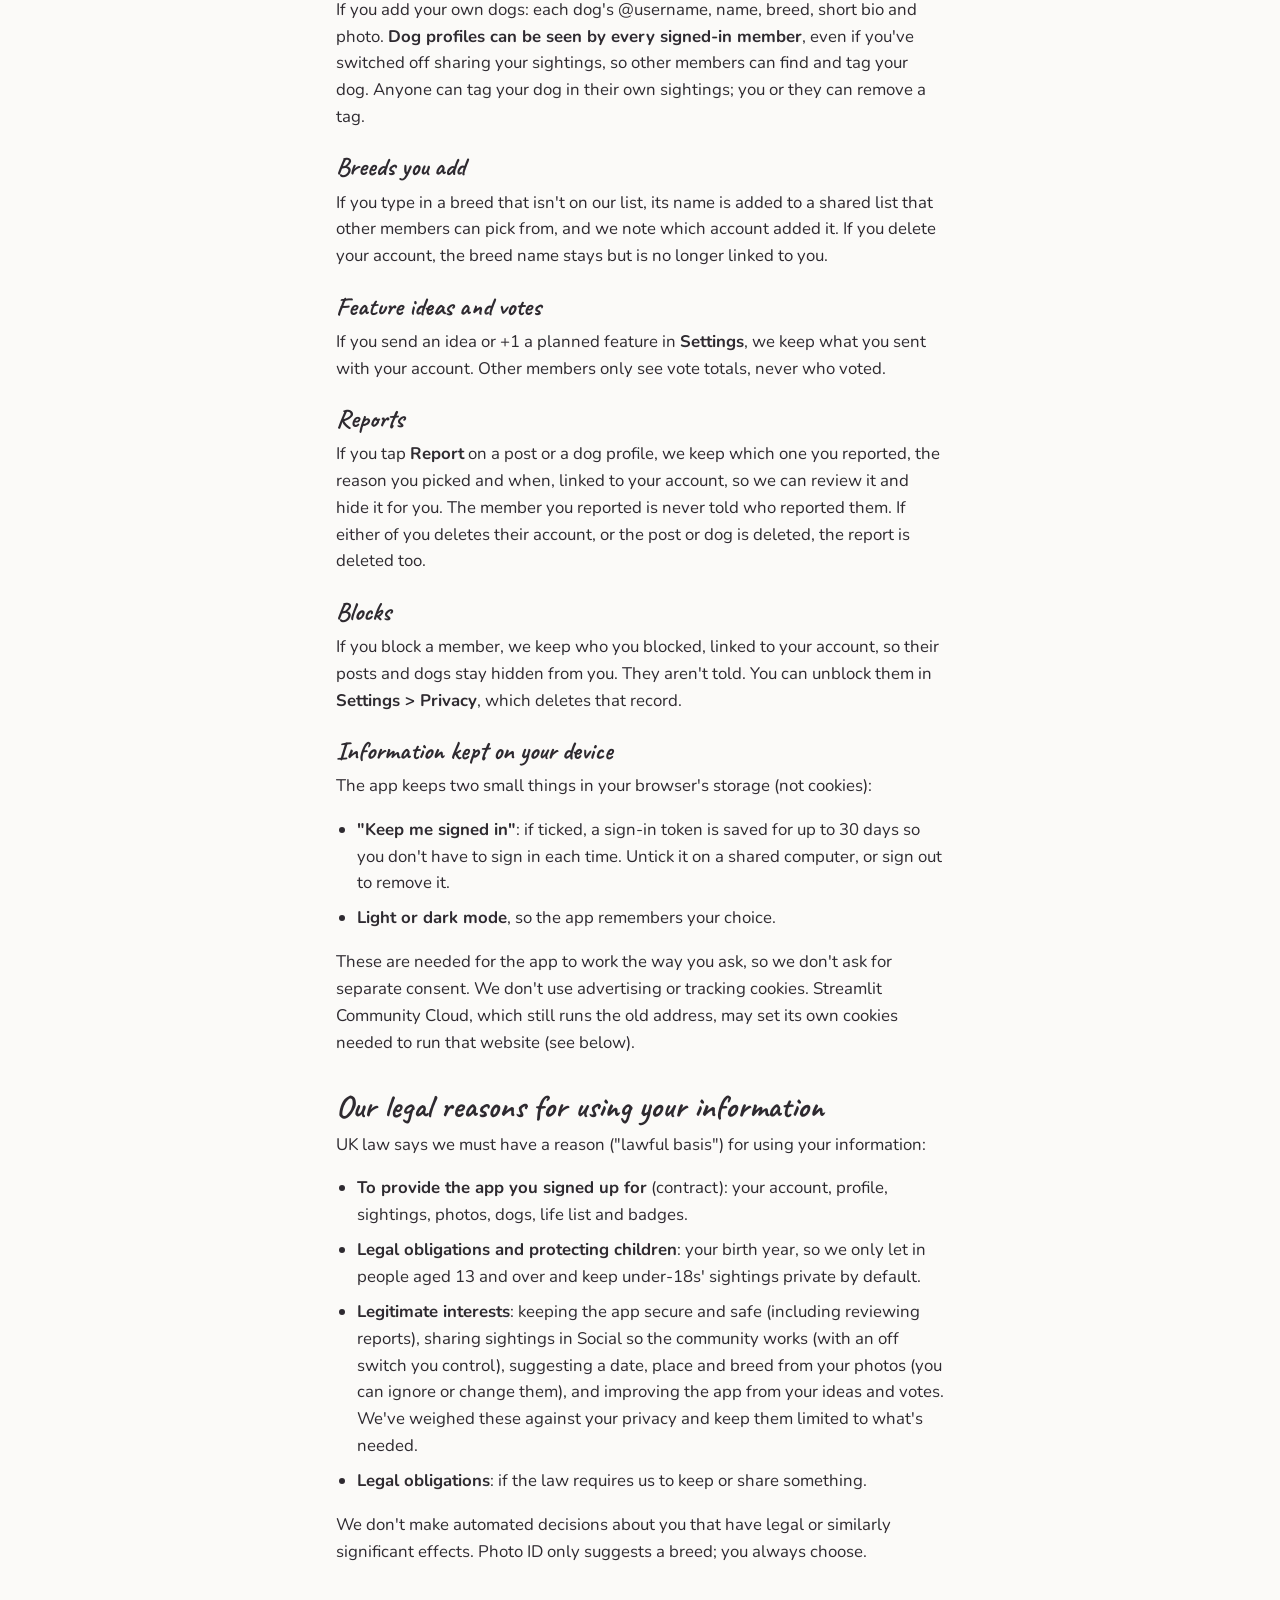
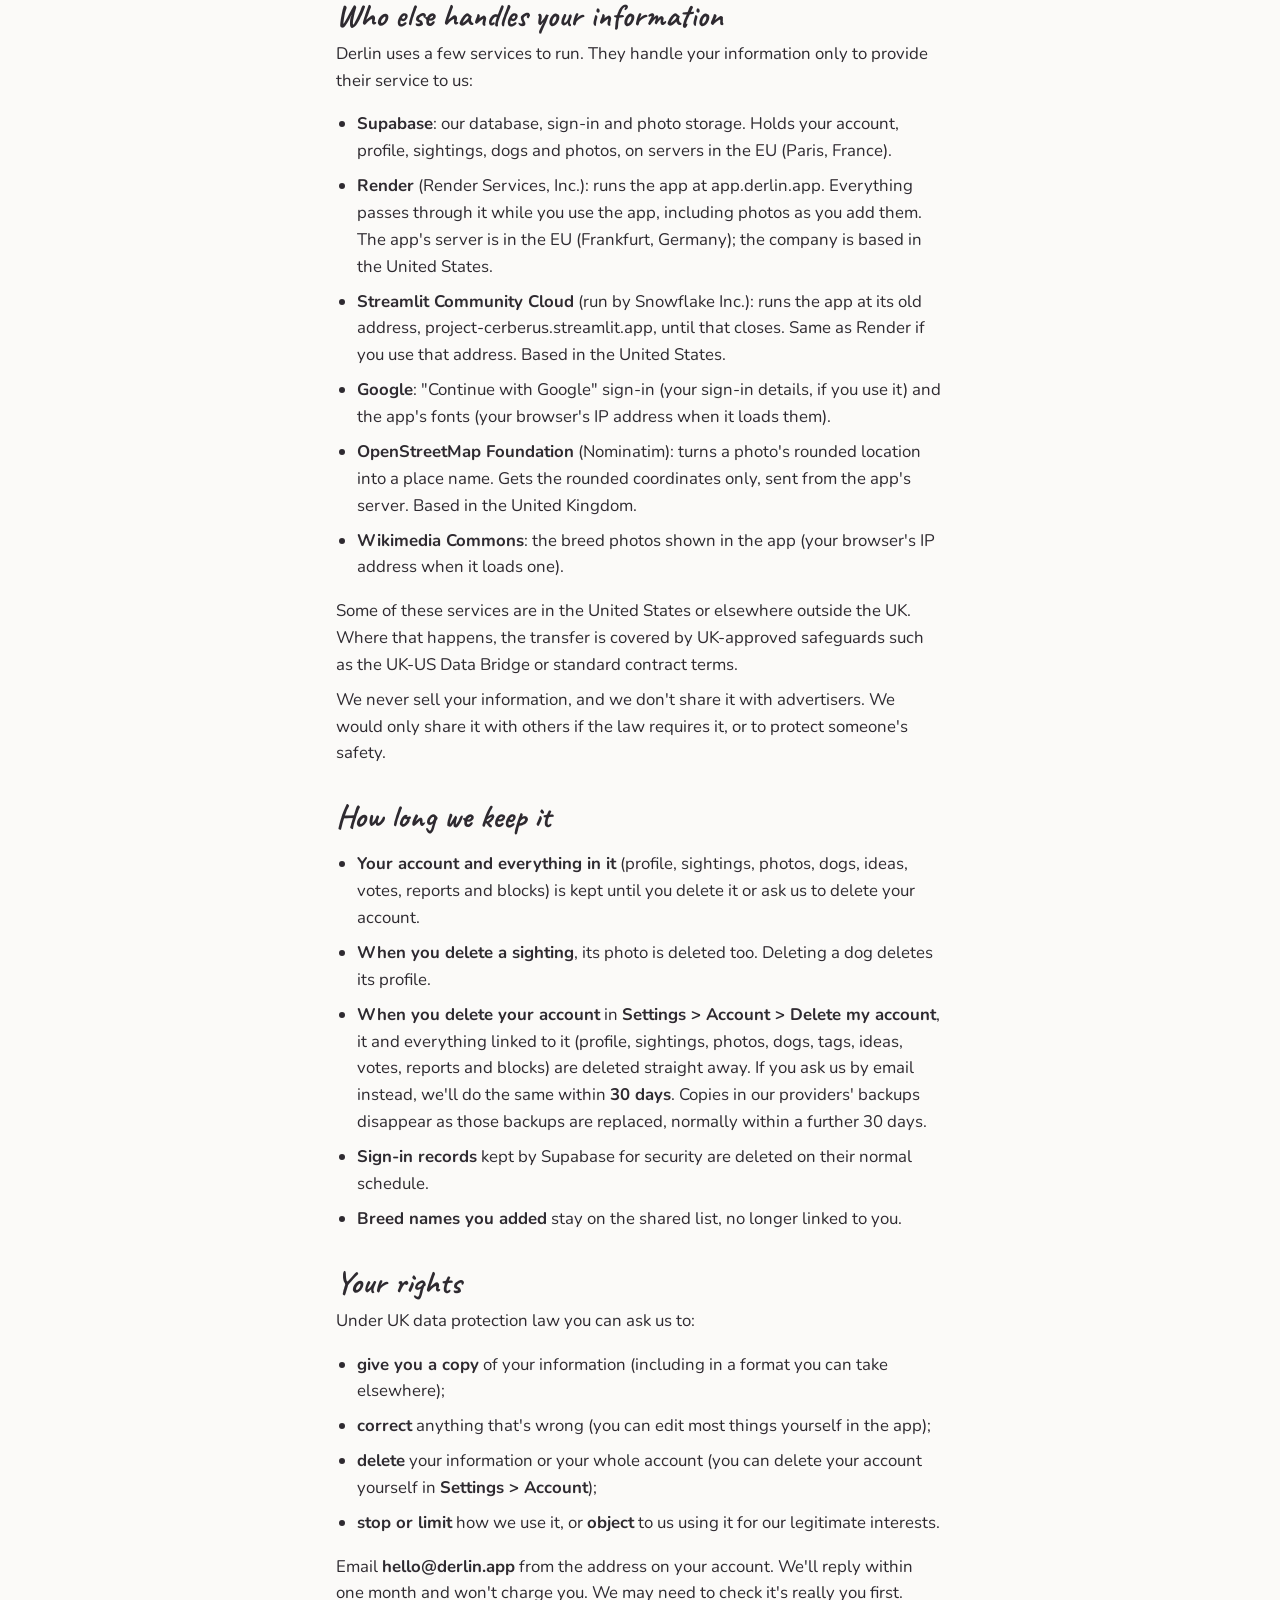
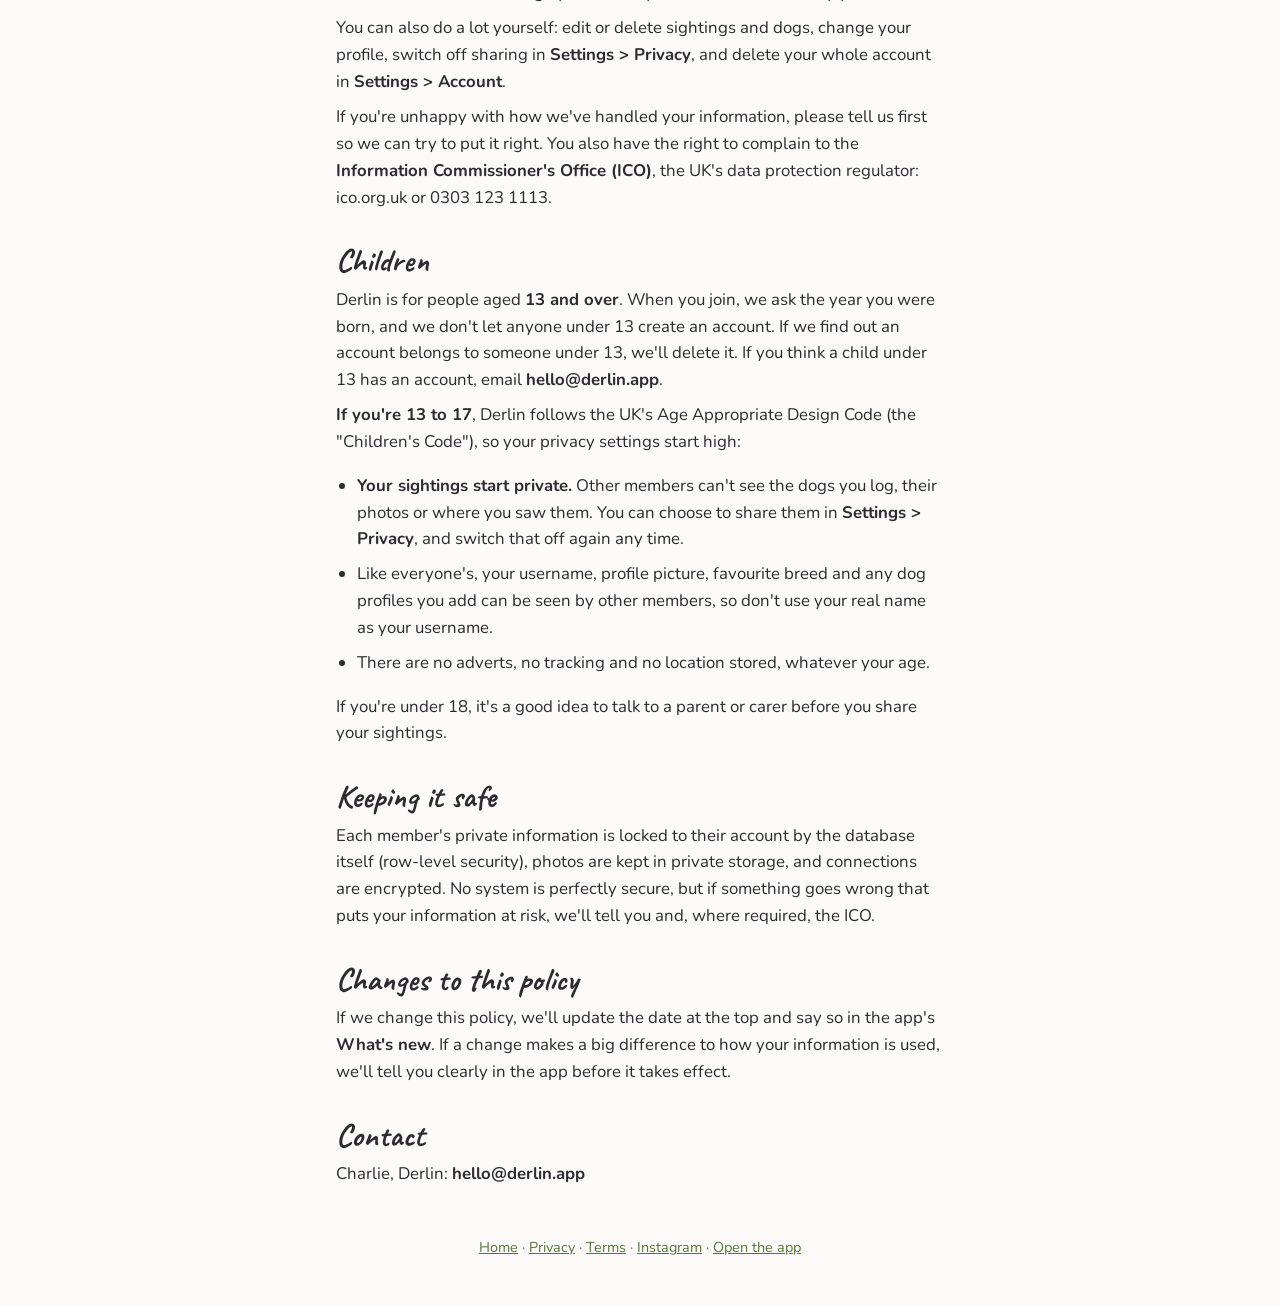
<file: site/privacy/index.html>
<!doctype html>
<html lang="en">
<head>
<meta charset="utf-8">
<meta name="viewport" content="width=device-width, initial-scale=1">
<title>Privacy policy - Derlin</title>
<meta name="theme-color" content="#FBFAF8" media="(prefers-color-scheme: light)">
<meta name="theme-color" content="#18171A" media="(prefers-color-scheme: dark)">
<link rel="icon" href="../icon.svg" type="image/svg+xml">
<link rel="icon" href="../icon.png" type="image/png">
<link rel="apple-touch-icon" href="../icon.png">
<link rel="preconnect" href="https://fonts.googleapis.com">
<link rel="preconnect" href="https://fonts.gstatic.com" crossorigin>
<link href="https://fonts.googleapis.com/css2?family=Caveat:wght@600;700&family=Nunito:wght@400;600;700;800&display=swap" rel="stylesheet">
<link rel="stylesheet" href="../style.css">
</head>
<body>
<main>
  <header class="legal-top"><svg class="logo" xmlns="http://www.w3.org/2000/svg" viewBox="0 0 180 200" role="img" aria-label="Derlin logo: a pencil sketch of a dachshund's head">
  <defs>
    <clipPath id="ear">
      <path d="M112 70 C128 66 142 78 144 98 C147 122 142 146 130 156 C120 164 106 158 104 146 C101 128 104 104 110 84 Z"/>
    </clipPath>
  </defs>
  <g class="ink" fill="none" stroke="currentColor" stroke-linecap="round" stroke-linejoin="round">
    <g clip-path="url(#ear)" stroke-width="1.3" stroke-opacity=".5">
      <path d="M104 96 L122 74"/><path d="M104 106 L130 74"/><path d="M104 116 L137 78"/>
      <path d="M103 127 L141 84"/><path d="M104 138 L144 93"/><path d="M107 147 L145 103"/>
      <path d="M112 154 L145 115"/><path d="M119 158 L144 128"/><path d="M127 158 L142 140"/>
      <path d="M118 150 L143 122" stroke-opacity=".35"/><path d="M110 140 L144 101" stroke-opacity=".35"/>
    </g>
    <path stroke-width="3.4" d="M158 192 C160 160 168 128 160 100 C154 78 140 60 118 56 C100 53 86 60 78 72 C66 80 46 86 26 92 C16 95 12 104 18 110 C26 118 44 120 62 122 C76 124 88 132 96 142 C104 156 108 174 108 192"/>
    <path stroke-width="3.1" d="M112 70 C128 66 142 78 144 98 C147 122 142 146 130 156 C120 164 106 158 104 146 C101 128 104 104 110 84"/>
    <path stroke-width="2.3" d="M65 79 Q73 74 82 79"/>
    <path stroke-width="2.3" d="M23 110 C34 114 46 115 58 113"/>
    <g stroke-width="1.3" stroke-opacity=".5">
      <path d="M157 188 C159 158 167 129 159 103 C153 81 139 61 118 58 C101 56 89 61 81 70"/>
      <path d="M76 75 C64 82 46 87 29 93 C21 96 16 101 19 107"/>
      <path d="M114 71 C130 69 141 82 142 101 C144 124 139 145 128 154"/>
      <path d="M61 124 C76 126 87 134 95 145 C102 158 106 174 107 189"/>
      <path d="M66 81 Q73 77 80 80"/>
    </g>
    <g stroke-width="1.2" stroke-opacity=".38">
      <path d="M40 117 L48 119"/><path d="M50 118 L58 119"/>
      <path d="M44 92 L52 89"/><path d="M56 88 L63 85"/>
      <path d="M86 126 L92 131"/><path d="M90 136 L96 141"/>
      <path d="M150 120 L156 126"/><path d="M151 132 L157 137"/>
    </g>
    <ellipse cx="74" cy="88" rx="4.4" ry="4" fill="currentColor" stroke="none"/>
    <circle cx="75.6" cy="86.6" r="1.2" fill="#FAF8F5" stroke="none"/>
    <ellipse cx="20" cy="100" rx="7.6" ry="6.3" fill="currentColor" stroke="none"/>
    <path stroke-width="1.2" stroke-opacity=".5" d="M27 97 C30 101 30 104 27 107"/>
  </g>
  <path class="collar" d="M108 174 C122 181 146 181 160 172" fill="none" stroke="#8A5A83" stroke-width="7" stroke-linecap="round"/>
  <path class="collar" d="M110 179 C124 185 145 185 158 177" fill="none" stroke="#8A5A83" stroke-width="1.4" stroke-opacity=".55" stroke-linecap="round"/>
</svg><a href="../">Derlin</a></header>
  <article class="legal">
<h1>Privacy policy</h1>
<p><strong>Last updated: 27 November 2026</strong></p>
<p>Derlin is a dog-spotting app: you log the dogs you see and build a life list of breeds. The app lives at app.derlin.app. Its old address, project-cerberus.streamlit.app, keeps working for a few weeks while everyone moves over.</p>
<p>This policy explains, in plain English, what information Derlin keeps about you, why, who else handles it, and what you can ask for. If anything here is unclear, email <strong>hello@derlin.app</strong>.</p>
<h2>Who runs Derlin</h2>
<p>Derlin is run by Charlie, an individual based in the United Kingdom (not a company). Charlie decides how your information is used, so is the "data controller" under UK data protection law (the UK GDPR and the Data Protection Act 2018). You can reach Charlie at <strong>hello@derlin.app</strong>.</p>
<h2>The short version</h2>
<ul>
<li>We keep what you need to use the app: your account, your profile, your sightings, your photos and your dogs.</li>
<li><strong>Your sightings are shared with other members by default</strong> if you're 18 or over. You can switch this off any time in <strong>Settings &gt; Privacy</strong>. If you're under 18, sharing starts off.</li>
<li>We ask the <strong>year you were born</strong> (not your full birthday), to check you're old enough and to keep under-18s' sightings private unless they choose to share. Other members never see it.</li>
<li>Before a photo is saved, it's made smaller and <strong>everything hidden inside it, including its GPS location, is removed</strong>. Exact coordinates are never stored.</li>
<li>No adverts, no tracking cookies, no analytics, and we never sell your information.</li>
<li>You can <strong>delete your account and everything in it yourself</strong>, any time, in <strong>Settings &gt; Account &gt; Delete my account</strong>. You can also ask for a copy of your information, or for deletion, by emailing <strong>hello@derlin.app</strong>.</li>
</ul>
<h2>What we collect and why</h2>
<h3>Your account</h3>
<ul>
<li><strong>If you sign in with Google:</strong> Google tells us your email address and, depending on your Google settings, your name and profile picture link. We don't get your Google password or anything else from your Google account.</li>
<li><strong>If you sign up with email:</strong> your email address and a password. The password is stored only in scrambled (hashed) form by our sign-in provider, Supabase; nobody, including Charlie, can read it.</li>
<li><strong>Sign-in records</strong> kept by Supabase, such as when you last signed in and the internet (IP) address used, to keep accounts secure.</li>
<li><strong>The year you were born</strong>, asked when you create your account (or the first time you sign in with Google). We use it only to check you're 13 or over and to start your sightings private if you're under 18. It's kept with your account, not your profile, so other members can't see it.</li>
<li><strong>The last app update you've seen</strong>, so the app can show a dot when there's something new.</li>
</ul>
<p>We use these to create your account, sign you in, keep it secure and contact you about your account if we need to.</p>
<p>You need an email address to have an account, because that's how you sign in, and we need your birth year to check your age. Everything else you add (photos, notes, where you saw a dog, your dogs) is optional.</p>
<p>Derlin's use of information received from Google follows the <strong>Google API Services User Data Policy</strong>, including its Limited Use requirements. We only use it to sign you in and show your account; we never use it for adverts and never sell or pass it on.</p>
<h3>Your profile</h3>
<p>Your username, your profile picture (a breed photo you pick), your favourite breed, and your "share my sightings" setting. <strong>Your username, picture and favourite breed can be seen by every signed-in member</strong>, because they appear on your posts and profile. Your email address is never shown to other members.</p>
<h3>Your sightings</h3>
<p>For each dog you log: the breed, the date, where you saw it (exactly as you typed it, or a place name the app suggested and you kept), the dog's name if you add one, your notes, any dogs you tag, any photo you add, and when you posted it.</p>
<p>From your sightings the app works out your life list, lifers and badges; these aren't stored separately.</p>
<p><strong>Who can see them:</strong> while <strong>Share my sightings</strong> is on (it is on by default for members aged 18 and over, off by default for members under 18, and new members are told which when they join), every signed-in member can see your sightings in the Social feed, including the "where" text, the photo, the dog's name, your notes and the badges you earned. Switch it off in <strong>Settings &gt; Privacy</strong> and your sightings and their photos are hidden from other members again. Only you can see them while it's off. Please don't type anything in "where" that you wouldn't want other members to read, such as a home address.</p>
<h3>Photos</h3>
<p>Adding a photo is optional. When you add one:</p>
<ol>
<li>The original photo is sent to the app's server, where the app reads the <strong>date it was taken</strong> and its <strong>GPS location</strong>, if it has them, so it can fill in "When" and "Where" for you. The location is first rounded to about 100 metres.</li>
<li>To turn that rounded location into a place name (like "Hyde Park, London"), the app asks <strong>OpenStreetMap's</strong> free place-name service (Nominatim). Only the rounded coordinates are sent, not your photo or anything about you. You can change or delete the suggested place before posting.</li>
<li>The app may also look at the photo to <strong>suggest a breed (Photo ID)</strong>. This runs entirely on the app's own server. Your photo isn't sent to any AI company and isn't used to train anything.</li>
<li>Before it's saved, the photo is made smaller and <strong>all of its hidden details (EXIF data, including the GPS location and camera details) are removed</strong>. The original is never saved, and coordinates are never stored.</li>
</ol>
<p>Saved photos are kept in private storage and shown through links that stop working after an hour. Who can see a sighting's photo follows your <strong>Share my sightings</strong> setting.</p>
<p>Please take photos of dogs, not people. If a person is clearly recognisable in a photo, crop them out or don't post it.</p>
<h3>Your dogs</h3>
<p>If you add your own dogs: each dog's @username, name, breed, short bio and photo. <strong>Dog profiles can be seen by every signed-in member</strong>, even if you've switched off sharing your sightings, so other members can find and tag your dog. Anyone can tag your dog in their own sightings; you or they can remove a tag.</p>
<h3>Breeds you add</h3>
<p>If you type in a breed that isn't on our list, its name is added to a shared list that other members can pick from, and we note which account added it. If you delete your account, the breed name stays but is no longer linked to you.</p>
<h3>Feature ideas and votes</h3>
<p>If you send an idea or +1 a planned feature in <strong>Settings</strong>, we keep what you sent with your account. Other members only see vote totals, never who voted.</p>
<h3>Reports</h3>
<p>If you tap <strong>Report</strong> on a post or a dog profile, we keep which one you reported, the reason you picked and when, linked to your account, so we can review it and hide it for you. The member you reported is never told who reported them. If either of you deletes their account, or the post or dog is deleted, the report is deleted too.</p>
<h3>Blocks</h3>
<p>If you block a member, we keep who you blocked, linked to your account, so their posts and dogs stay hidden from you. They aren't told. You can unblock them in <strong>Settings &gt; Privacy</strong>, which deletes that record.</p>
<h3>Information kept on your device</h3>
<p>The app keeps two small things in your browser's storage (not cookies):</p>
<ul>
<li><strong>"Keep me signed in"</strong>: if ticked, a sign-in token is saved for up to 30 days so you don't have to sign in each time. Untick it on a shared computer, or sign out to remove it.</li>
<li><strong>Light or dark mode</strong>, so the app remembers your choice.</li>
</ul>
<p>These are needed for the app to work the way you ask, so we don't ask for separate consent. We don't use advertising or tracking cookies. Streamlit Community Cloud, which still runs the old address, may set its own cookies needed to run that website (see below).</p>
<h2>Our legal reasons for using your information</h2>
<p>UK law says we must have a reason ("lawful basis") for using your information:</p>
<ul>
<li><strong>To provide the app you signed up for</strong> (contract): your account, profile, sightings, photos, dogs, life list and badges.</li>
<li><strong>Legal obligations and protecting children</strong>: your birth year, so we only let in people aged 13 and over and keep under-18s' sightings private by default.</li>
<li><strong>Legitimate interests</strong>: keeping the app secure and safe (including reviewing reports), sharing sightings in Social so the community works (with an off switch you control), suggesting a date, place and breed from your photos (you can ignore or change them), and improving the app from your ideas and votes. We've weighed these against your privacy and keep them limited to what's needed.</li>
<li><strong>Legal obligations</strong>: if the law requires us to keep or share something.</li>
</ul>
<p>We don't make automated decisions about you that have legal or similarly significant effects. Photo ID only suggests a breed; you always choose.</p>
<h2>Who else handles your information</h2>
<p>Derlin uses a few services to run. They handle your information only to provide their service to us:</p>
<ul>
<li><strong>Supabase</strong>: our database, sign-in and photo storage. Holds your account, profile, sightings, dogs and photos, on servers in the EU (Paris, France).</li>
<li><strong>Render</strong> (Render Services, Inc.): runs the app at app.derlin.app. Everything passes through it while you use the app, including photos as you add them. The app's server is in the EU (Frankfurt, Germany); the company is based in the United States.</li>
<li><strong>Streamlit Community Cloud</strong> (run by Snowflake Inc.): runs the app at its old address, project-cerberus.streamlit.app, until that closes. Same as Render if you use that address. Based in the United States.</li>
<li><strong>Google</strong>: "Continue with Google" sign-in (your sign-in details, if you use it) and the app's fonts (your browser's IP address when it loads them).</li>
<li><strong>OpenStreetMap Foundation</strong> (Nominatim): turns a photo's rounded location into a place name. Gets the rounded coordinates only, sent from the app's server. Based in the United Kingdom.</li>
<li><strong>Wikimedia Commons</strong>: the breed photos shown in the app (your browser's IP address when it loads one).</li>
</ul>
<p>Some of these services are in the United States or elsewhere outside the UK. Where that happens, the transfer is covered by UK-approved safeguards such as the UK-US Data Bridge or standard contract terms.</p>
<p>We never sell your information, and we don't share it with advertisers. We would only share it with others if the law requires it, or to protect someone's safety.</p>
<h2>How long we keep it</h2>
<ul>
<li><strong>Your account and everything in it</strong> (profile, sightings, photos, dogs, ideas, votes, reports and blocks) is kept until you delete it or ask us to delete your account.</li>
<li><strong>When you delete a sighting</strong>, its photo is deleted too. Deleting a dog deletes its profile.</li>
<li><strong>When you delete your account</strong> in <strong>Settings &gt; Account &gt; Delete my account</strong>, it and everything linked to it (profile, sightings, photos, dogs, tags, ideas, votes, reports and blocks) are deleted straight away. If you ask us by email instead, we'll do the same within <strong>30 days</strong>. Copies in our providers' backups disappear as those backups are replaced, normally within a further 30 days.</li>
<li><strong>Sign-in records</strong> kept by Supabase for security are deleted on their normal schedule.</li>
<li><strong>Breed names you added</strong> stay on the shared list, no longer linked to you.</li>
</ul>
<h2>Your rights</h2>
<p>Under UK data protection law you can ask us to:</p>
<ul>
<li><strong>give you a copy</strong> of your information (including in a format you can take elsewhere);</li>
<li><strong>correct</strong> anything that's wrong (you can edit most things yourself in the app);</li>
<li><strong>delete</strong> your information or your whole account (you can delete your account yourself in <strong>Settings &gt; Account</strong>);</li>
<li><strong>stop or limit</strong> how we use it, or <strong>object</strong> to us using it for our legitimate interests.</li>
</ul>
<p>Email <strong>hello@derlin.app</strong> from the address on your account. We'll reply within one month and won't charge you. We may need to check it's really you first.</p>
<p>You can also do a lot yourself: edit or delete sightings and dogs, change your profile, switch off sharing in <strong>Settings &gt; Privacy</strong>, and delete your whole account in <strong>Settings &gt; Account</strong>.</p>
<p>If you're unhappy with how we've handled your information, please tell us first so we can try to put it right. You also have the right to complain to the <strong>Information Commissioner's Office (ICO)</strong>, the UK's data protection regulator: ico.org.uk or 0303 123 1113.</p>
<h2>Children</h2>
<p>Derlin is for people aged <strong>13 and over</strong>. When you join, we ask the year you were born, and we don't let anyone under 13 create an account. If we find out an account belongs to someone under 13, we'll delete it. If you think a child under 13 has an account, email <strong>hello@derlin.app</strong>.</p>
<p><strong>If you're 13 to 17</strong>, Derlin follows the UK's Age Appropriate Design Code (the "Children's Code"), so your privacy settings start high:</p>
<ul>
<li><strong>Your sightings start private.</strong> Other members can't see the dogs you log, their photos or where you saw them. You can choose to share them in <strong>Settings &gt; Privacy</strong>, and switch that off again any time.</li>
<li>Like everyone's, your username, profile picture, favourite breed and any dog profiles you add can be seen by other members, so don't use your real name as your username.</li>
<li>There are no adverts, no tracking and no location stored, whatever your age.</li>
</ul>
<p>If you're under 18, it's a good idea to talk to a parent or carer before you share your sightings.</p>
<h2>Keeping it safe</h2>
<p>Each member's private information is locked to their account by the database itself (row-level security), photos are kept in private storage, and connections are encrypted. No system is perfectly secure, but if something goes wrong that puts your information at risk, we'll tell you and, where required, the ICO.</p>
<h2>Changes to this policy</h2>
<p>If we change this policy, we'll update the date at the top and say so in the app's <strong>What's new</strong>. If a change makes a big difference to how your information is used, we'll tell you clearly in the app before it takes effect.</p>
<h2>Contact</h2>
<p>Charlie, Derlin: <strong>hello@derlin.app</strong></p>
  </article>
  <footer>
    <p><a href="../">Home</a> · <a href="../privacy/">Privacy</a> · <a href="../terms/">Terms</a> · <a href="https://www.instagram.com/derlin.app/">Instagram</a> · <a href="https://app.derlin.app">Open the app</a></p>
  </footer>
</main>
</body>
</html>
</file>
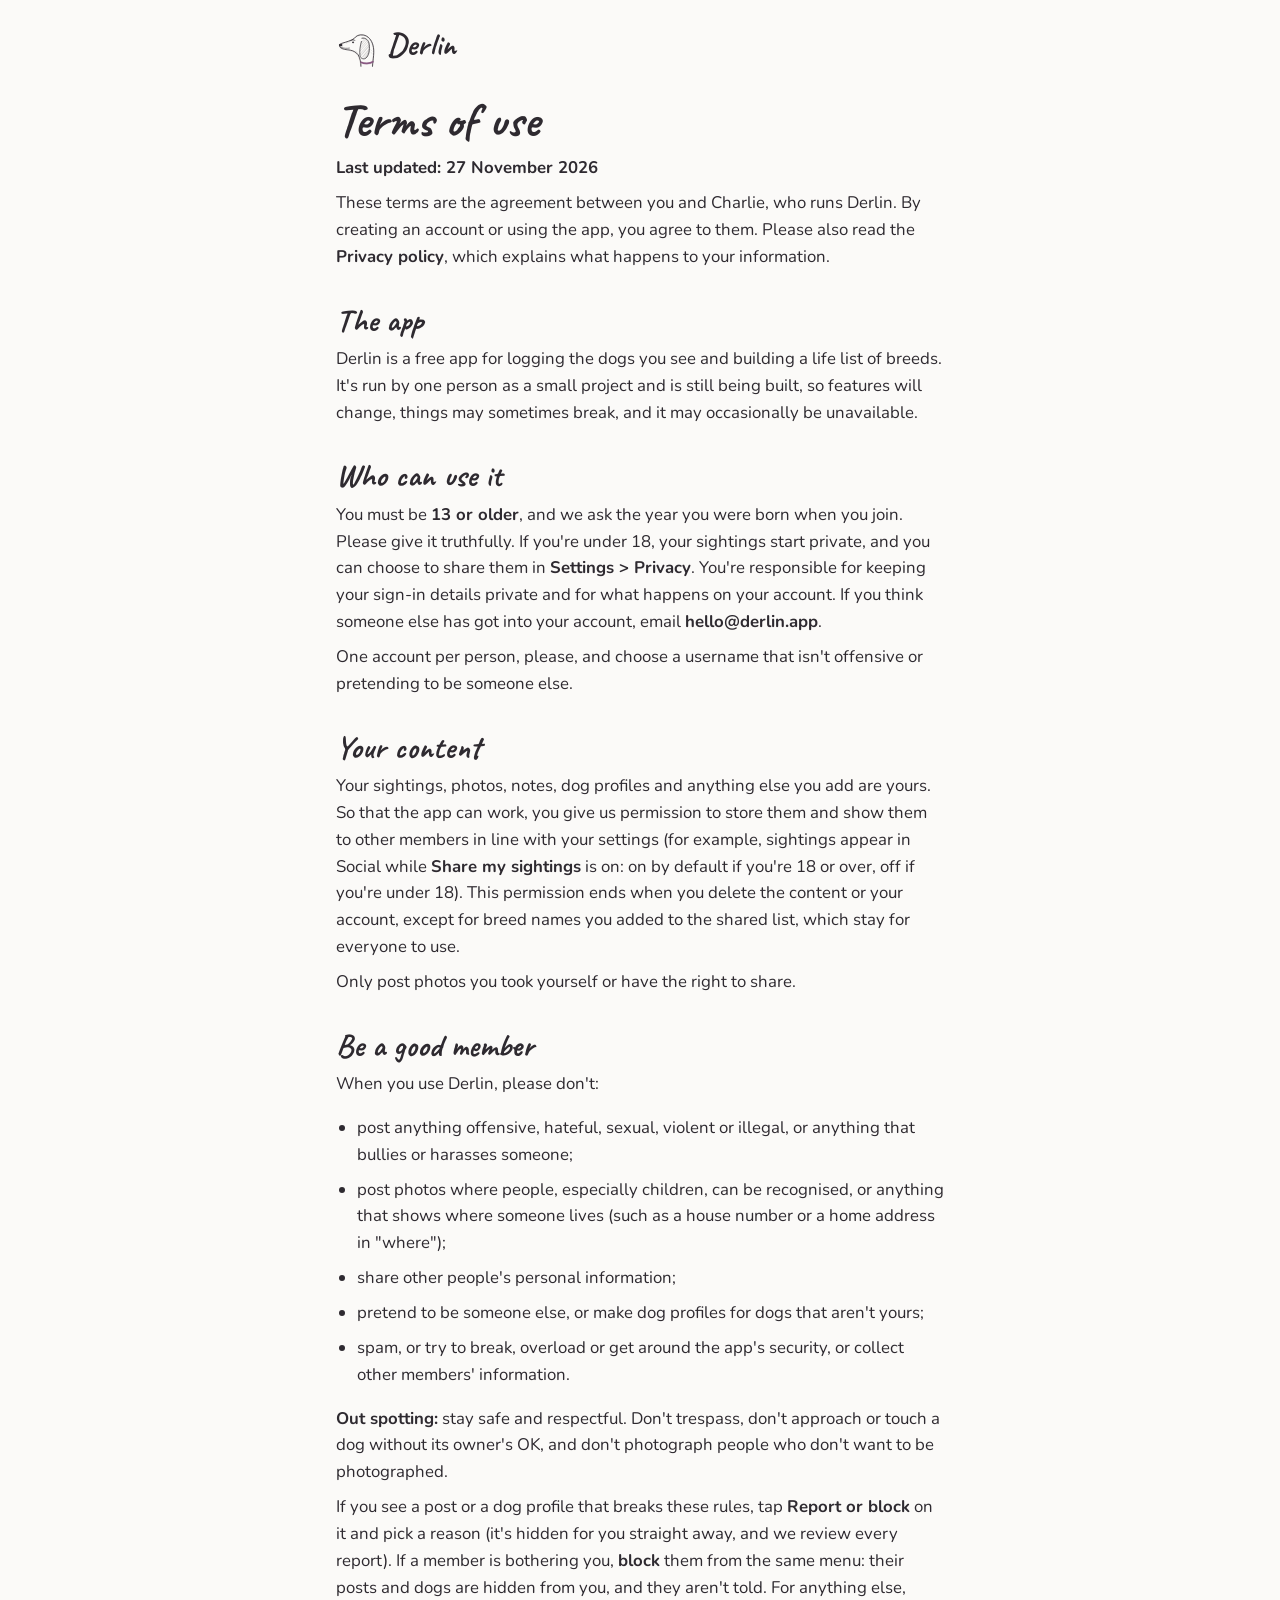
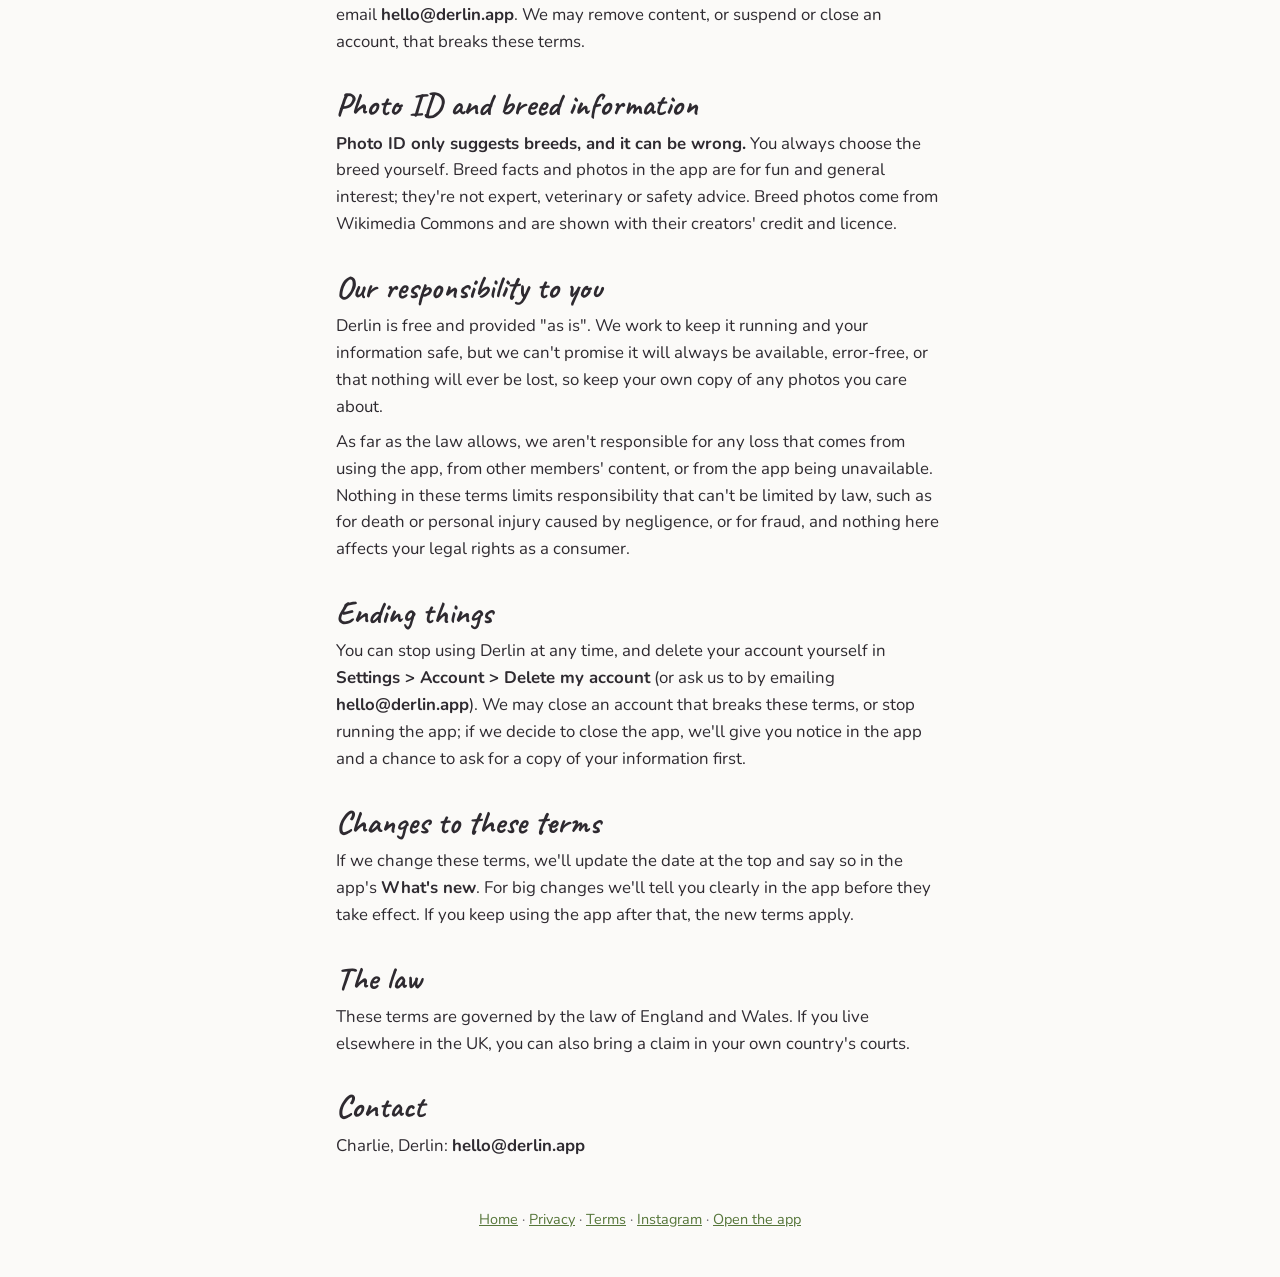
<file: site/terms/index.html>
<!doctype html>
<html lang="en">
<head>
<meta charset="utf-8">
<meta name="viewport" content="width=device-width, initial-scale=1">
<title>Terms of use - Derlin</title>
<meta name="theme-color" content="#FBFAF8" media="(prefers-color-scheme: light)">
<meta name="theme-color" content="#18171A" media="(prefers-color-scheme: dark)">
<link rel="icon" href="../icon.svg" type="image/svg+xml">
<link rel="icon" href="../icon.png" type="image/png">
<link rel="apple-touch-icon" href="../icon.png">
<link rel="preconnect" href="https://fonts.googleapis.com">
<link rel="preconnect" href="https://fonts.gstatic.com" crossorigin>
<link href="https://fonts.googleapis.com/css2?family=Caveat:wght@600;700&family=Nunito:wght@400;600;700;800&display=swap" rel="stylesheet">
<link rel="stylesheet" href="../style.css">
</head>
<body>
<main>
  <header class="legal-top"><svg class="logo" xmlns="http://www.w3.org/2000/svg" viewBox="0 0 180 200" role="img" aria-label="Derlin logo: a pencil sketch of a dachshund's head">
  <defs>
    <clipPath id="ear">
      <path d="M112 70 C128 66 142 78 144 98 C147 122 142 146 130 156 C120 164 106 158 104 146 C101 128 104 104 110 84 Z"/>
    </clipPath>
  </defs>
  <g class="ink" fill="none" stroke="currentColor" stroke-linecap="round" stroke-linejoin="round">
    <g clip-path="url(#ear)" stroke-width="1.3" stroke-opacity=".5">
      <path d="M104 96 L122 74"/><path d="M104 106 L130 74"/><path d="M104 116 L137 78"/>
      <path d="M103 127 L141 84"/><path d="M104 138 L144 93"/><path d="M107 147 L145 103"/>
      <path d="M112 154 L145 115"/><path d="M119 158 L144 128"/><path d="M127 158 L142 140"/>
      <path d="M118 150 L143 122" stroke-opacity=".35"/><path d="M110 140 L144 101" stroke-opacity=".35"/>
    </g>
    <path stroke-width="3.4" d="M158 192 C160 160 168 128 160 100 C154 78 140 60 118 56 C100 53 86 60 78 72 C66 80 46 86 26 92 C16 95 12 104 18 110 C26 118 44 120 62 122 C76 124 88 132 96 142 C104 156 108 174 108 192"/>
    <path stroke-width="3.1" d="M112 70 C128 66 142 78 144 98 C147 122 142 146 130 156 C120 164 106 158 104 146 C101 128 104 104 110 84"/>
    <path stroke-width="2.3" d="M65 79 Q73 74 82 79"/>
    <path stroke-width="2.3" d="M23 110 C34 114 46 115 58 113"/>
    <g stroke-width="1.3" stroke-opacity=".5">
      <path d="M157 188 C159 158 167 129 159 103 C153 81 139 61 118 58 C101 56 89 61 81 70"/>
      <path d="M76 75 C64 82 46 87 29 93 C21 96 16 101 19 107"/>
      <path d="M114 71 C130 69 141 82 142 101 C144 124 139 145 128 154"/>
      <path d="M61 124 C76 126 87 134 95 145 C102 158 106 174 107 189"/>
      <path d="M66 81 Q73 77 80 80"/>
    </g>
    <g stroke-width="1.2" stroke-opacity=".38">
      <path d="M40 117 L48 119"/><path d="M50 118 L58 119"/>
      <path d="M44 92 L52 89"/><path d="M56 88 L63 85"/>
      <path d="M86 126 L92 131"/><path d="M90 136 L96 141"/>
      <path d="M150 120 L156 126"/><path d="M151 132 L157 137"/>
    </g>
    <ellipse cx="74" cy="88" rx="4.4" ry="4" fill="currentColor" stroke="none"/>
    <circle cx="75.6" cy="86.6" r="1.2" fill="#FAF8F5" stroke="none"/>
    <ellipse cx="20" cy="100" rx="7.6" ry="6.3" fill="currentColor" stroke="none"/>
    <path stroke-width="1.2" stroke-opacity=".5" d="M27 97 C30 101 30 104 27 107"/>
  </g>
  <path class="collar" d="M108 174 C122 181 146 181 160 172" fill="none" stroke="#8A5A83" stroke-width="7" stroke-linecap="round"/>
  <path class="collar" d="M110 179 C124 185 145 185 158 177" fill="none" stroke="#8A5A83" stroke-width="1.4" stroke-opacity=".55" stroke-linecap="round"/>
</svg><a href="../">Derlin</a></header>
  <article class="legal">
<h1>Terms of use</h1>
<p><strong>Last updated: 27 November 2026</strong></p>
<p>These terms are the agreement between you and Charlie, who runs Derlin. By creating an account or using the app, you agree to them. Please also read the <strong>Privacy policy</strong>, which explains what happens to your information.</p>
<h2>The app</h2>
<p>Derlin is a free app for logging the dogs you see and building a life list of breeds. It's run by one person as a small project and is still being built, so features will change, things may sometimes break, and it may occasionally be unavailable.</p>
<h2>Who can use it</h2>
<p>You must be <strong>13 or older</strong>, and we ask the year you were born when you join. Please give it truthfully. If you're under 18, your sightings start private, and you can choose to share them in <strong>Settings &gt; Privacy</strong>. You're responsible for keeping your sign-in details private and for what happens on your account. If you think someone else has got into your account, email <strong>hello@derlin.app</strong>.</p>
<p>One account per person, please, and choose a username that isn't offensive or pretending to be someone else.</p>
<h2>Your content</h2>
<p>Your sightings, photos, notes, dog profiles and anything else you add are yours. So that the app can work, you give us permission to store them and show them to other members in line with your settings (for example, sightings appear in Social while <strong>Share my sightings</strong> is on: on by default if you're 18 or over, off if you're under 18). This permission ends when you delete the content or your account, except for breed names you added to the shared list, which stay for everyone to use.</p>
<p>Only post photos you took yourself or have the right to share.</p>
<h2>Be a good member</h2>
<p>When you use Derlin, please don't:</p>
<ul>
<li>post anything offensive, hateful, sexual, violent or illegal, or anything that bullies or harasses someone;</li>
<li>post photos where people, especially children, can be recognised, or anything that shows where someone lives (such as a house number or a home address in "where");</li>
<li>share other people's personal information;</li>
<li>pretend to be someone else, or make dog profiles for dogs that aren't yours;</li>
<li>spam, or try to break, overload or get around the app's security, or collect other members' information.</li>
</ul>
<p><strong>Out spotting:</strong> stay safe and respectful. Don't trespass, don't approach or touch a dog without its owner's OK, and don't photograph people who don't want to be photographed.</p>
<p>If you see a post or a dog profile that breaks these rules, tap <strong>Report or block</strong> on it and pick a reason (it's hidden for you straight away, and we review every report). If a member is bothering you, <strong>block</strong> them from the same menu: their posts and dogs are hidden from you, and they aren't told. For anything else, email <strong>hello@derlin.app</strong>. We may remove content, or suspend or close an account, that breaks these terms.</p>
<h2>Photo ID and breed information</h2>
<p><strong>Photo ID only suggests breeds, and it can be wrong.</strong> You always choose the breed yourself. Breed facts and photos in the app are for fun and general interest; they're not expert, veterinary or safety advice. Breed photos come from Wikimedia Commons and are shown with their creators' credit and licence.</p>
<h2>Our responsibility to you</h2>
<p>Derlin is free and provided "as is". We work to keep it running and your information safe, but we can't promise it will always be available, error-free, or that nothing will ever be lost, so keep your own copy of any photos you care about.</p>
<p>As far as the law allows, we aren't responsible for any loss that comes from using the app, from other members' content, or from the app being unavailable. Nothing in these terms limits responsibility that can't be limited by law, such as for death or personal injury caused by negligence, or for fraud, and nothing here affects your legal rights as a consumer.</p>
<h2>Ending things</h2>
<p>You can stop using Derlin at any time, and delete your account yourself in <strong>Settings &gt; Account &gt; Delete my account</strong> (or ask us to by emailing <strong>hello@derlin.app</strong>). We may close an account that breaks these terms, or stop running the app; if we decide to close the app, we'll give you notice in the app and a chance to ask for a copy of your information first.</p>
<h2>Changes to these terms</h2>
<p>If we change these terms, we'll update the date at the top and say so in the app's <strong>What's new</strong>. For big changes we'll tell you clearly in the app before they take effect. If you keep using the app after that, the new terms apply.</p>
<h2>The law</h2>
<p>These terms are governed by the law of England and Wales. If you live elsewhere in the UK, you can also bring a claim in your own country's courts.</p>
<h2>Contact</h2>
<p>Charlie, Derlin: <strong>hello@derlin.app</strong></p>
  </article>
  <footer>
    <p><a href="../">Home</a> · <a href="../privacy/">Privacy</a> · <a href="../terms/">Terms</a> · <a href="https://www.instagram.com/derlin.app/">Instagram</a> · <a href="https://app.derlin.app">Open the app</a></p>
  </footer>
</main>
</body>
</html>
</file>
<file: site/style.css>
/* Styles for the Derlin landing page and its privacy and terms pages. Hand-edited
   (not generated): scripts/build_site.py only writes the HTML pages. */
/* The app's brand colours (.streamlit/config.toml and MOBILE_CSS / DARK_CSS in app.py).
   Unlike the app, this page simply follows the phone's light or dark setting. */
:root {
  --paper: #FBFAF8; --card: #EFF2E8; --ink: #2E2A30; --ink-soft: #5E5862;
  --pistachio: #BFD99A; --pistachio-soft: rgba(191, 217, 154, .35);
  --pistachio-text: #56763A; --plum: #8A5A83; --plum-soft: rgba(138, 90, 131, .12);
  --on-pistachio: #26222A;
}
@media (prefers-color-scheme: dark) {
  :root {
    --paper: #18171A; --card: #262429; --ink: #ECE9EE; --ink-soft: #B5AFB9;
    --pistachio: #A9C985; --pistachio-soft: rgba(169, 201, 133, .16);
    --pistachio-text: #B9D697; --plum: #E3BEDD; --plum-soft: rgba(227, 190, 221, .14);
    --on-pistachio: #18171A;
  }
}
* { box-sizing: border-box; }
html { -webkit-text-size-adjust: 100%; }
body {
  margin: 0; background: var(--paper); color: var(--ink);
  font: 400 1.05rem/1.6 Nunito, system-ui, sans-serif;
}
main { max-width: 40rem; margin: 0 auto; padding: 0 1rem 2rem; }
h1, h2, h3 { font-family: Caveat, cursive; font-weight: 700; line-height: 1.1; margin: 0; }
a { color: var(--pistachio-text); }
.sketch { width: 1.2em; height: 1.2em; vertical-align: -.25em; }

/* The top: logo, name, one line and the button */
.hero { text-align: center; padding: 2.5rem 0 1.5rem; }
.logo { width: 9rem; height: auto; display: block; margin: 0 auto .5rem; }
.logo .ink { color: var(--ink); }
.logo .collar { stroke: var(--plum); }
.hero h1 { font-size: 4.2rem; }
.hero .tagline { font-family: Caveat, cursive; font-size: 1.9rem; color: var(--plum); margin: .1rem 0 .8rem; }
.hero p { margin: 0 auto 1.4rem; max-width: 30rem; color: var(--ink-soft); }
.button {
  display: inline-block; padding: .85rem 2rem; border-radius: .75rem;
  background: var(--pistachio); color: var(--on-pistachio); font-weight: 800;
  font-size: 1.15rem; text-decoration: none; box-shadow: 0 2px 0 var(--pistachio-text);
}
.button:hover, .button:focus-visible { filter: brightness(1.05); }
.button:active { transform: translateY(1px); box-shadow: none; }
.small { font-size: .9rem; color: var(--ink-soft); margin-top: .7rem; }

section { margin-top: 2.5rem; }
section > h2 { font-size: 2.4rem; text-align: center; margin-bottom: 1rem; }

/* How it works: three numbered steps */
.steps { list-style: none; padding: 0; margin: 0; display: grid; gap: .8rem; }
.steps li {
  display: flex; gap: .9rem; align-items: flex-start; background: var(--card);
  border-radius: .9rem; padding: .9rem 1rem;
}
.steps .icon {
  flex: none; width: 2.6rem; height: 2.6rem; border-radius: 50%; display: grid;
  place-items: center; background: var(--pistachio-soft); color: var(--pistachio-text);
}
.steps .icon .sketch { width: 1.6rem; height: 1.6rem; }
.steps h3, .features h3 { font-size: 1.6rem; }
.steps p, .features p { margin: .1rem 0 0; }

/* Feature highlights: small cards, two across on wider screens */
.features { display: grid; gap: .8rem; grid-template-columns: 1fr; }
@media (min-width: 34rem) { .features { grid-template-columns: 1fr 1fr; } }
.features div { border: 1.5px solid var(--pistachio-soft); border-radius: .9rem; padding: .9rem 1rem; }
.features .sketch { width: 1.7rem; height: 1.7rem; color: var(--plum); }

/* Add to home screen */
.howto { display: grid; gap: .8rem; }
.howto div { background: var(--plum-soft); border-radius: .9rem; padding: .9rem 1rem; }
.howto h3 { font-size: 1.6rem; color: var(--plum); }
.howto ol { margin: .3rem 0 0; padding-left: 1.3rem; }

.closing { text-align: center; }
footer { text-align: center; color: var(--ink-soft); font-size: .9rem; margin-top: 3rem; }
footer .sketch { color: var(--plum); }

/* The privacy and terms pages (built from legal/*.md) */
.legal-top { display: flex; align-items: center; gap: .6rem; padding: 1.2rem 0 .5rem; }
.legal-top .logo { width: 2.6rem; margin: 0; }
.legal-top a { font-family: Caveat, cursive; font-size: 2rem; font-weight: 700; color: var(--ink); text-decoration: none; }
.legal h1 { font-size: 3rem; margin: 1rem 0 .5rem; }
.legal h2 { font-size: 2rem; text-align: left; margin: 2rem 0 .3rem; }
.legal h3 { font-size: 1.6rem; margin: 1.4rem 0 .2rem; }
.legal p, .legal li { margin: .5rem 0; }
.legal ul, .legal ol { padding-left: 1.3rem; }
.hero .follow { font-weight: 700; margin: 1.3rem auto 0; }
.follow a { text-decoration: none; }
.follow .sketch { color: var(--plum); }
</file>
